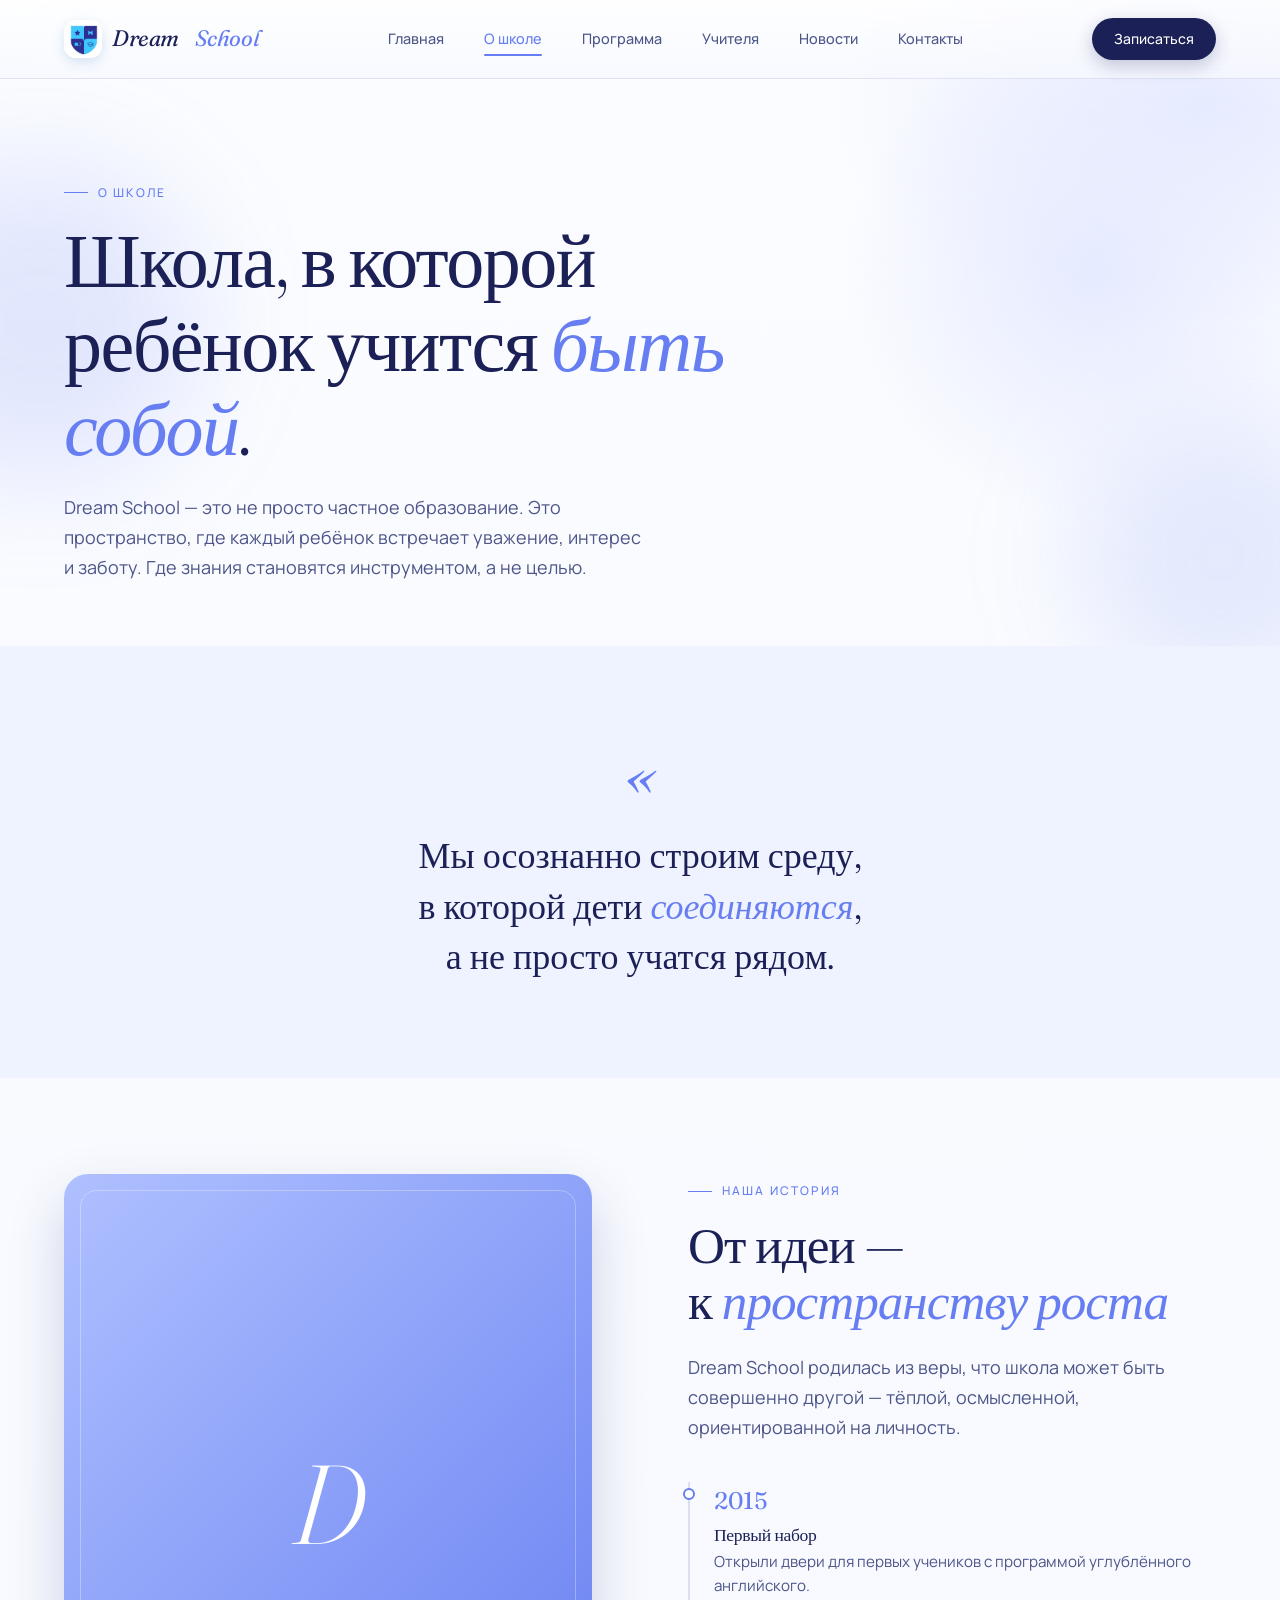
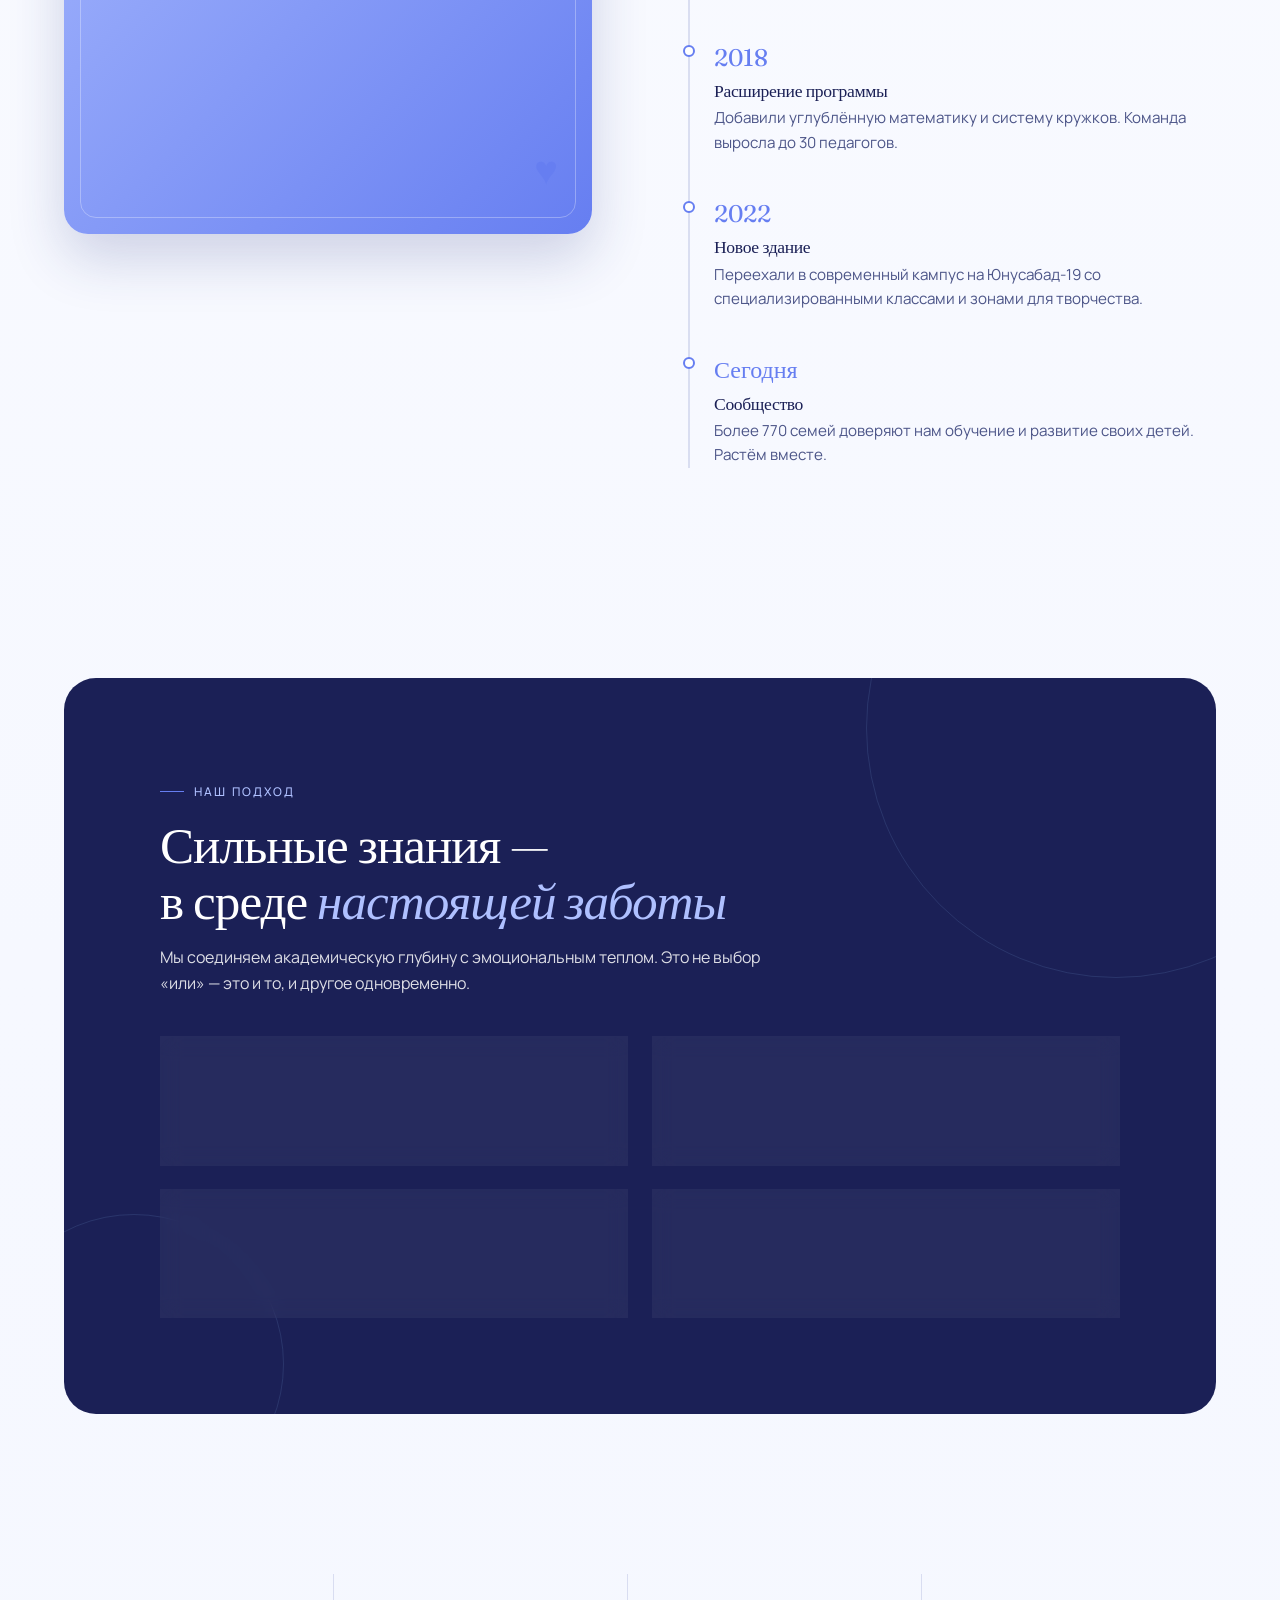
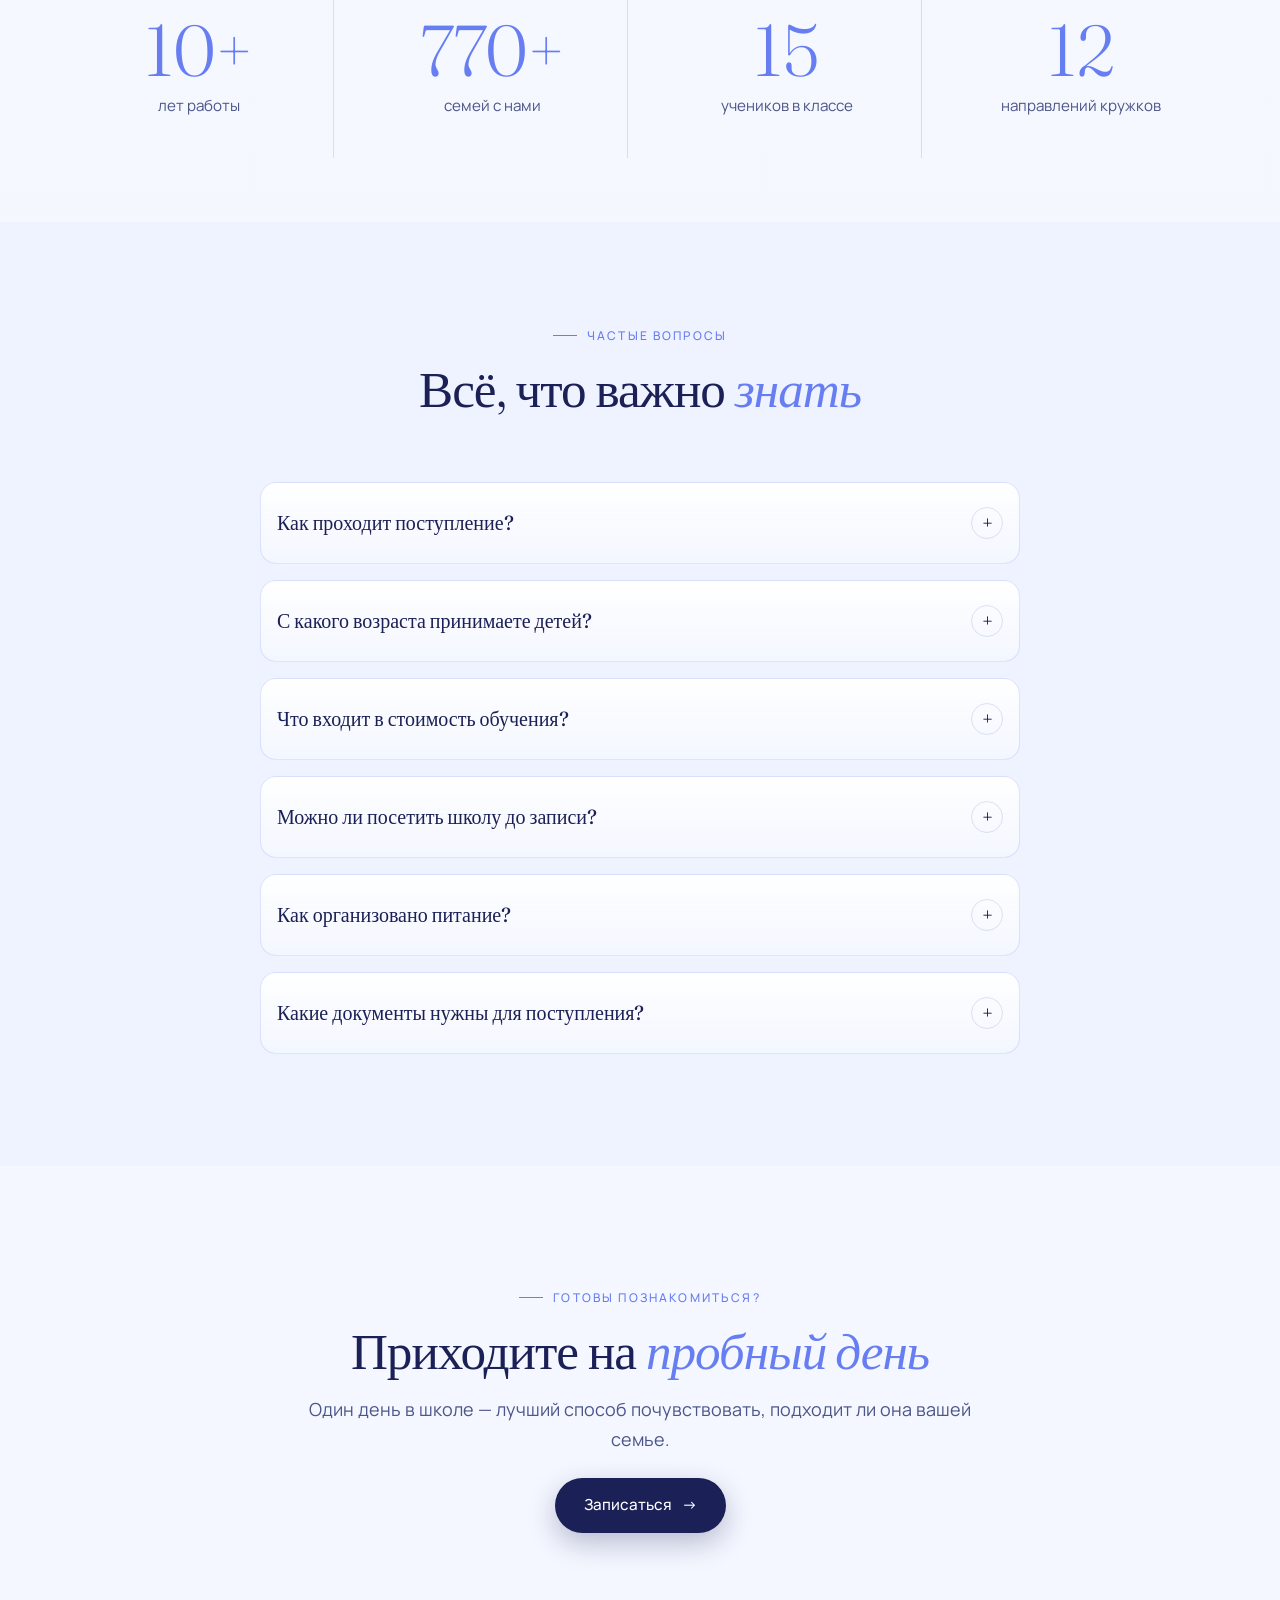
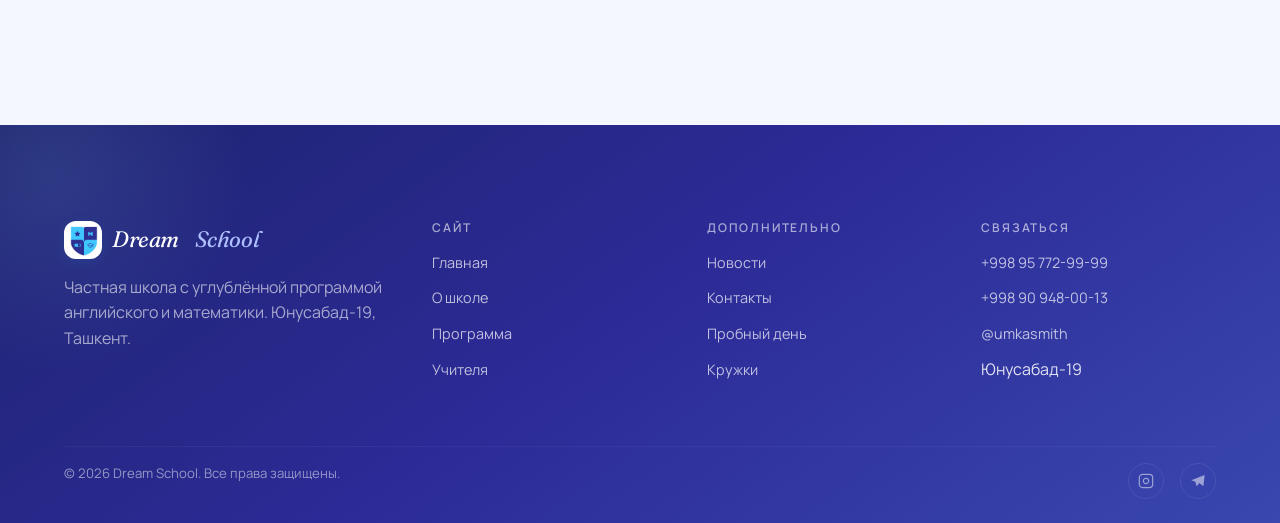
<file: about.html>
<!DOCTYPE html>
<html lang="ru">
<head>
<meta charset="UTF-8" />
<meta name="viewport" content="width=device-width, initial-scale=1.0" />
<title>О школе — Dream School</title>
<link rel="stylesheet" href="styles.css" />
<style>
  /* ===== Manifesto ===== */
  .manifesto {
    background: var(--bg-soft);
    padding: var(--space-7) 0;
  }
  .manifesto-text {
    max-width: 760px;
    margin: 0 auto;
    text-align: center;
    font-family: var(--serif);
    font-weight: 300;
    font-size: clamp(1.5rem, 3vw, 2.25rem);
    line-height: 1.4;
    color: var(--ink);
  }
  .manifesto-text em { color: var(--accent); font-style: italic; }
  .manifesto-mark {
    text-align: center;
    margin-bottom: var(--space-4);
    font-family: var(--serif);
    font-style: italic;
    font-size: 4rem;
    color: var(--sky-deep);
    line-height: 1;
  }

  /* ===== Story timeline ===== */
  .story-grid {
    display: grid;
    grid-template-columns: 1fr 1fr;
    gap: var(--space-7);
    align-items: start;
  }
  @media (max-width: 920px) { .story-grid { grid-template-columns: 1fr; gap: var(--space-5); } }

  .story-img {
    aspect-ratio: 4/5;
    border-radius: var(--r-lg);
    background: linear-gradient(135deg, var(--sky), var(--sky-deep));
    position: relative;
    overflow: hidden;
    display: grid;
    place-items: center;
    color: white;
    font-family: var(--serif);
    font-style: italic;
    font-size: 7rem;
    font-weight: 300;
    box-shadow: var(--shadow-lg);
  }
  .story-img::before {
    content: '';
    position: absolute;
    inset: 16px;
    border: 1px solid rgba(255,255,255,0.3);
    border-radius: calc(var(--r-lg) - 8px);
  }

  .timeline {
    list-style: none;
    border-left: 2px solid var(--line);
    padding-left: var(--space-4);
  }
  .timeline li {
    position: relative;
    padding-bottom: var(--space-5);
  }
  .timeline li:last-child { padding-bottom: 0; }
  .timeline li::before {
    content: '';
    position: absolute;
    left: calc(var(--space-4) * -1 - 7px);
    top: 6px;
    width: 12px; height: 12px;
    background: var(--white);
    border: 2px solid var(--accent);
    border-radius: 50%;
  }
  .timeline-year {
    font-family: var(--serif);
    font-weight: 400;
    font-size: 1.5rem;
    color: var(--accent);
    margin-bottom: 4px;
  }
  .timeline h4 { margin-bottom: 6px; font-size: 1.1rem; }
  .timeline p { color: var(--ink-soft); font-size: 0.95rem; }

  /* ===== Approach ===== */
  .approach {
    background: var(--ink);
    color: white;
    border-radius: var(--r-xl);
    padding: var(--space-7);
    position: relative;
    overflow: hidden;
  }
  .approach::before, .approach::after {
    content: '';
    position: absolute;
    border-radius: 50%;
    border: 1px solid rgba(127, 177, 224, 0.15);
    pointer-events: none;
  }
  .approach::before { width: 500px; height: 500px; top: -200px; right: -150px; }
  .approach::after { width: 300px; height: 300px; bottom: -100px; left: -80px; }
  .approach > * { position: relative; z-index: 1; }
  .approach h2 { color: white; margin-bottom: var(--space-3); }
  .approach h2 em { color: var(--sky); font-style: italic; }

  .approach-grid {
    display: grid;
    grid-template-columns: repeat(2, 1fr);
    gap: var(--space-4);
    margin-top: var(--space-5);
  }
  @media (max-width: 768px) { .approach-grid { grid-template-columns: 1fr; } }
  .approach-item {
    background: rgba(255,255,255,0.05);
    border: 1px solid rgba(255,255,255,0.08);
    border-radius: var(--r-md);
    padding: var(--space-4);
    backdrop-filter: blur(10px);
  }
  .approach-item h4 { color: white; margin-bottom: 8px; }
  .approach-item p { color: rgba(255,255,255,0.7); font-size: 0.95rem; }

  /* ===== Numbers ===== */
  .numbers-grid {
    display: grid;
    grid-template-columns: repeat(4, 1fr);
    gap: var(--space-4);
  }
  @media (max-width: 768px) { .numbers-grid { grid-template-columns: repeat(2, 1fr); } }
  .number-card {
    text-align: center;
    padding: var(--space-5) var(--space-3);
    border-right: 1px solid var(--line);
  }
  .number-card:last-child { border-right: none; }
  @media (max-width: 768px) {
    .number-card:nth-child(2) { border-right: none; }
    .number-card { border-bottom: 1px solid var(--line); border-right-color: var(--line); }
    .number-card:nth-last-child(-n+2) { border-bottom: none; }
  }
  .number-big {
    font-family: var(--serif);
    font-weight: 300;
    font-size: clamp(3rem, 6vw, 4.5rem);
    color: var(--accent);
    line-height: 1;
    margin-bottom: var(--space-2);
  }
  .number-card p {
    color: var(--ink-soft);
    font-size: 0.95rem;
  }

  /* ===== FAQ ===== */
  .faq-list {
    max-width: 760px;
    margin: 0 auto;
  }
  .faq-item {
    border: 1px solid rgba(102, 126, 241, 0.2);
    border-radius: 16px;
    padding: 0 var(--space-3);
    margin-bottom: var(--space-3);
    background: linear-gradient(180deg, rgba(255, 255, 255, 0.95), rgba(243, 247, 255, 0.88));
    transition: transform var(--t-fast), box-shadow var(--t-fast), border-color var(--t-fast);
  }
  .faq-item:hover { transform: translateY(-2px); box-shadow: var(--shadow-sm); border-color: rgba(102, 126, 241, 0.35); }
  .faq-trigger {
    width: 100%;
    text-align: left;
    padding: var(--space-4) 0;
    display: flex;
    align-items: center;
    justify-content: space-between;
    gap: var(--space-3);
    font-family: var(--serif);
    font-size: 1.25rem;
    color: var(--ink);
    transition: color var(--t-fast);
  }
  .faq-trigger:hover { color: var(--accent); }
  .faq-icon {
    width: 32px; height: 32px;
    border: 1px solid var(--line);
    border-radius: 50%;
    display: grid; place-items: center;
    flex-shrink: 0;
    transition: all var(--t-fast);
  }
  .faq-item.is-open .faq-icon { background: var(--accent); border-color: var(--accent); color: white; transform: rotate(45deg); }
  .faq-body {
    max-height: 0;
    overflow: hidden;
    transition: max-height var(--t-med);
    color: var(--ink-soft);
    font-size: 0.98rem;
    line-height: 1.7;
  }
  .faq-item.is-open .faq-body { max-height: 260px; padding-bottom: var(--space-4); }

  /* Reveal */
  .reveal { opacity: 0; transform: translateY(24px); transition: all 0.8s cubic-bezier(0.4, 0, 0.2, 1); }
  .reveal.is-visible { opacity: 1; transform: translateY(0); }
</style>
</head>
<body>

<nav class="nav">
  <div class="nav-inner">
    <a href="index.html" class="logo">
      <img class="logo-mark" src="assets/logo.png" alt="Dream School logo"><span>Dream</span><span>School</span>
    </a>
    <ul class="nav-links">
      <li><a href="index.html">Главная</a></li>
      <li><a href="about.html">О школе</a></li>
      <li><a href="programs.html">Программа</a></li>
      <li><a href="teachers.html">Учителя</a></li>
      <li><a href="news.html">Новости</a></li>
      <li><a href="contacts.html">Контакты</a></li>
    </ul>
    <a href="index.html#trial" class="nav-cta">Записаться</a>
    <button class="nav-burger" aria-label="Меню"><span></span><span></span><span></span></button>
  </div>
</nav>

<!-- HERO -->
<section class="page-hero">
  <div class="container">
    <div class="page-hero-inner">
      <span class="eyebrow fade-up">О школе</span>
      <h1 class="fade-up fade-up-1">
        Школа, в которой<br>
        ребёнок учится <em>быть собой</em>.
      </h1>
      <p class="lead fade-up fade-up-2" style="max-width: 580px;">
        Dream School — это не просто частное образование. Это пространство, где каждый ребёнок встречает уважение, интерес и заботу. Где знания становятся инструментом, а не целью.
      </p>
    </div>
  </div>
</section>

<!-- MANIFESTO -->
<section class="manifesto">
  <div class="container">
    <div class="manifesto-mark reveal">«</div>
    <p class="manifesto-text reveal">
      Мы осознанно строим среду,<br>
      в которой дети <em>соединяются</em>,<br>
      а не просто учатся рядом.
    </p>
  </div>
</section>

<!-- STORY -->
<section class="section">
  <div class="container">
    <div class="story-grid">
      <div class="story-img reveal">D<span class="heart-accent" style="position: absolute; bottom: 32px; right: 32px; font-size: 2.5rem;">♥</span></div>

      <div class="reveal">
        <span class="eyebrow">Наша история</span>
        <h2 style="margin-top: var(--space-3); margin-bottom: var(--space-4);">От идеи —<br>к <em class="serif-italic" style="color: var(--accent);">пространству роста</em></h2>
        <p class="lead" style="margin-bottom: var(--space-5);">
          Dream School родилась из веры, что школа может быть совершенно другой — тёплой, осмысленной, ориентированной на личность.
        </p>

        <ul class="timeline">
          <li>
            <div class="timeline-year">2015</div>
            <h4>Первый набор</h4>
            <p>Открыли двери для первых учеников с программой углублённого английского.</p>
          </li>
          <li>
            <div class="timeline-year">2018</div>
            <h4>Расширение программы</h4>
            <p>Добавили углублённую математику и систему кружков. Команда выросла до 30 педагогов.</p>
          </li>
          <li>
            <div class="timeline-year">2022</div>
            <h4>Новое здание</h4>
            <p>Переехали в современный кампус на Юнусабад-19 со специализированными классами и зонами для творчества.</p>
          </li>
          <li>
            <div class="timeline-year">Сегодня</div>
            <h4>Сообщество</h4>
            <p>Более 770 семей доверяют нам обучение и развитие своих детей. Растём вместе.</p>
          </li>
        </ul>
      </div>
    </div>
  </div>
</section>

<!-- APPROACH -->
<section class="section">
  <div class="container">
    <div class="approach reveal">
      <span class="eyebrow" style="color: var(--sky);">Наш подход</span>
      <h2 style="margin-top: var(--space-3); max-width: 720px;">Сильные знания —<br>в среде <em>настоящей заботы</em></h2>
      <p style="opacity: 0.85; max-width: 600px; margin-top: var(--space-3);">
        Мы соединяем академическую глубину с эмоциональным теплом. Это не выбор «или» — это и то, и другое одновременно.
      </p>

      <div class="approach-grid">
        <div class="approach-item">
          <h4>→ Малые группы</h4>
          <p>До 15 детей в классе. Каждого учителя хватает на каждого ребёнка.</p>
        </div>
        <div class="approach-item">
          <h4>→ Двойной контроль качества</h4>
          <p>Ежемесячные срезы и обратная связь. Вы знаете, как растёт ваш ребёнок.</p>
        </div>
        <div class="approach-item">
          <h4>→ Живые педагоги</h4>
          <p>Учителя, которые любят свою профессию и каждый день растут вместе с детьми.</p>
        </div>
        <div class="approach-item">
          <h4>→ Открытость</h4>
          <p>Родители — часть процесса. Регулярные встречи, открытые уроки, прозрачная коммуникация.</p>
        </div>
      </div>
    </div>
  </div>
</section>

<!-- NUMBERS -->
<section class="section-sm">
  <div class="container">
    <div class="numbers-grid">
      <div class="number-card reveal">
        <div class="number-big">10+</div>
        <p>лет работы</p>
      </div>
      <div class="number-card reveal">
        <div class="number-big">770+</div>
        <p>семей с нами</p>
      </div>
      <div class="number-card reveal">
        <div class="number-big">15</div>
        <p>учеников в классе</p>
      </div>
      <div class="number-card reveal">
        <div class="number-big">12</div>
        <p>направлений кружков</p>
      </div>
    </div>
  </div>
</section>

<!-- FAQ -->
<section class="section" style="background: var(--bg-soft);">
  <div class="container">
    <div style="text-align: center; margin-bottom: var(--space-6);">
      <span class="eyebrow" style="justify-content: center;">Частые вопросы</span>
      <h2 style="margin-top: var(--space-3);">Всё, что важно <em class="serif-italic" style="color: var(--accent);">знать</em></h2>
    </div>

    <div class="faq-list">
      <div class="faq-item" data-faq>
        <button class="faq-trigger" data-faq-trigger>
          <span>Как проходит поступление?</span>
          <span class="faq-icon">+</span>
        </button>
        <div class="faq-body">
          <p>После заявки наш менеджер свяжется с вами, обсудит детали и пригласит на знакомство. На встрече ребёнок проходит мягкое собеседование, родители знакомятся с программой и условиями. Решение принимается в течение нескольких дней.</p>
        </div>
      </div>

      <div class="faq-item" data-faq>
        <button class="faq-trigger" data-faq-trigger>
          <span>С какого возраста принимаете детей?</span>
          <span class="faq-icon">+</span>
        </button>
        <div class="faq-body">
          <p>У нас есть подготовительный класс для детей от 5 лет, а также все ступени начальной и средней школы. Каждой возрастной группе — свой подход и программа.</p>
        </div>
      </div>

      <div class="faq-item" data-faq>
        <button class="faq-trigger" data-faq-trigger>
          <span>Что входит в стоимость обучения?</span>
          <span class="faq-icon">+</span>
        </button>
        <div class="faq-body">
          <p>Полная учебная программа, питание, базовые кружки и все учебные материалы. Расширенные кружки и индивидуальные занятия — по желанию, отдельно. Точные суммы менеджер расскажет после первого контакта.</p>
        </div>
      </div>

      <div class="faq-item" data-faq>
        <button class="faq-trigger" data-faq-trigger>
          <span>Можно ли посетить школу до записи?</span>
          <span class="faq-icon">+</span>
        </button>
        <div class="faq-body">
          <p>Конечно. Более того — мы рекомендуем записаться на бесплатный пробный день. Ребёнок попробует уроки, вы увидите атмосферу. Это лучший способ понять, насколько школа подходит вашей семье.</p>
        </div>
      </div>

      <div class="faq-item" data-faq>
        <button class="faq-trigger" data-faq-trigger>
          <span>Как организовано питание?</span>
          <span class="faq-icon">+</span>
        </button>
        <div class="faq-body">
          <p>Полноценное горячее питание — завтрак, обед и полдник. Меню составляется с учётом возраста и аллергий. Используем свежие продукты и контролируем качество ежедневно.</p>
        </div>
      </div>

      <div class="faq-item" data-faq>
        <button class="faq-trigger" data-faq-trigger>
          <span>Какие документы нужны для поступления?</span>
          <span class="faq-icon">+</span>
        </button>
        <div class="faq-body">
          <p>Свидетельство о рождении, медицинская карта, фото ребёнка и копия паспорта одного из родителей. Полный список менеджер пришлёт после первого общения.</p>
        </div>
      </div>
    </div>
  </div>
</section>

<!-- CTA -->
<section class="section">
  <div class="container" style="text-align: center; max-width: 720px;">
    <span class="eyebrow" style="justify-content: center;">Готовы познакомиться?</span>
    <h2 style="margin-top: var(--space-3); margin-bottom: var(--space-3);">Приходите на <em class="serif-italic" style="color: var(--accent);">пробный день</em></h2>
    <p class="lead" style="margin-bottom: var(--space-4);">Один день в школе — лучший способ почувствовать, подходит ли она вашей семье.</p>
    <a href="index.html#trial" class="btn btn-primary">Записаться <span class="btn-arrow">→</span></a>
  </div>
</section>

<!-- FOOTER -->
<footer class="footer">
  <div class="container">
    <div class="footer-grid">
      <div class="footer-brand">
        <div class="logo"><img class="logo-mark" src="assets/logo.png" alt="Dream School logo"><span>Dream</span><span>School</span></div>
        <p>Частная школа с углублённой программой английского и математики. Юнусабад-19, Ташкент.</p>
      </div>
      <div>
        <h4>Сайт</h4>
        <ul class="footer-list">
          <li><a href="index.html">Главная</a></li>
          <li><a href="about.html">О школе</a></li>
          <li><a href="programs.html">Программа</a></li>
          <li><a href="teachers.html">Учителя</a></li>
        </ul>
      </div>
      <div>
        <h4>Дополнительно</h4>
        <ul class="footer-list">
          <li><a href="news.html">Новости</a></li>
          <li><a href="contacts.html">Контакты</a></li>
          <li><a href="index.html#trial">Пробный день</a></li>
          <li><a href="programs.html#clubs">Кружки</a></li>
        </ul>
      </div>
      <div>
        <h4>Связаться</h4>
        <ul class="footer-list">
          <li><a href="tel:+998957729999">+998 95 772-99-99</a></li>
          <li><a href="tel:+998909480013">+998 90 948-00-13</a></li>
          <li><a href="https://t.me/umkasmith">@umkasmith</a></li>
          <li>Юнусабад-19</li>
        </ul>
      </div>
    </div>
    <div class="footer-bottom">
      <span>© 2026 Dream School. Все права защищены.</span>
      <div class="socials">
        <a href="https://instagram.com/dreamschooluz" target="_blank" aria-label="Instagram">
          <svg width="16" height="16" viewBox="0 0 24 24" fill="none" stroke="currentColor" stroke-width="1.8"><rect x="2" y="2" width="20" height="20" rx="5"/><path d="M16 11.37A4 4 0 1 1 12.63 8 4 4 0 0 1 16 11.37z"/><line x1="17.5" y1="6.5" x2="17.51" y2="6.5"/></svg>
        </a>
        <a href="https://t.me/dreamschooluz" target="_blank" aria-label="Telegram">
          <svg width="16" height="16" viewBox="0 0 24 24" fill="currentColor"><path d="M22 3L2 11l6 2 2 7 4-5 6 5 2-17z"/></svg>
        </a>
      </div>
    </div>
  </div>
</footer>

<script src="script.js"></script>
</body>
</html>
</file>
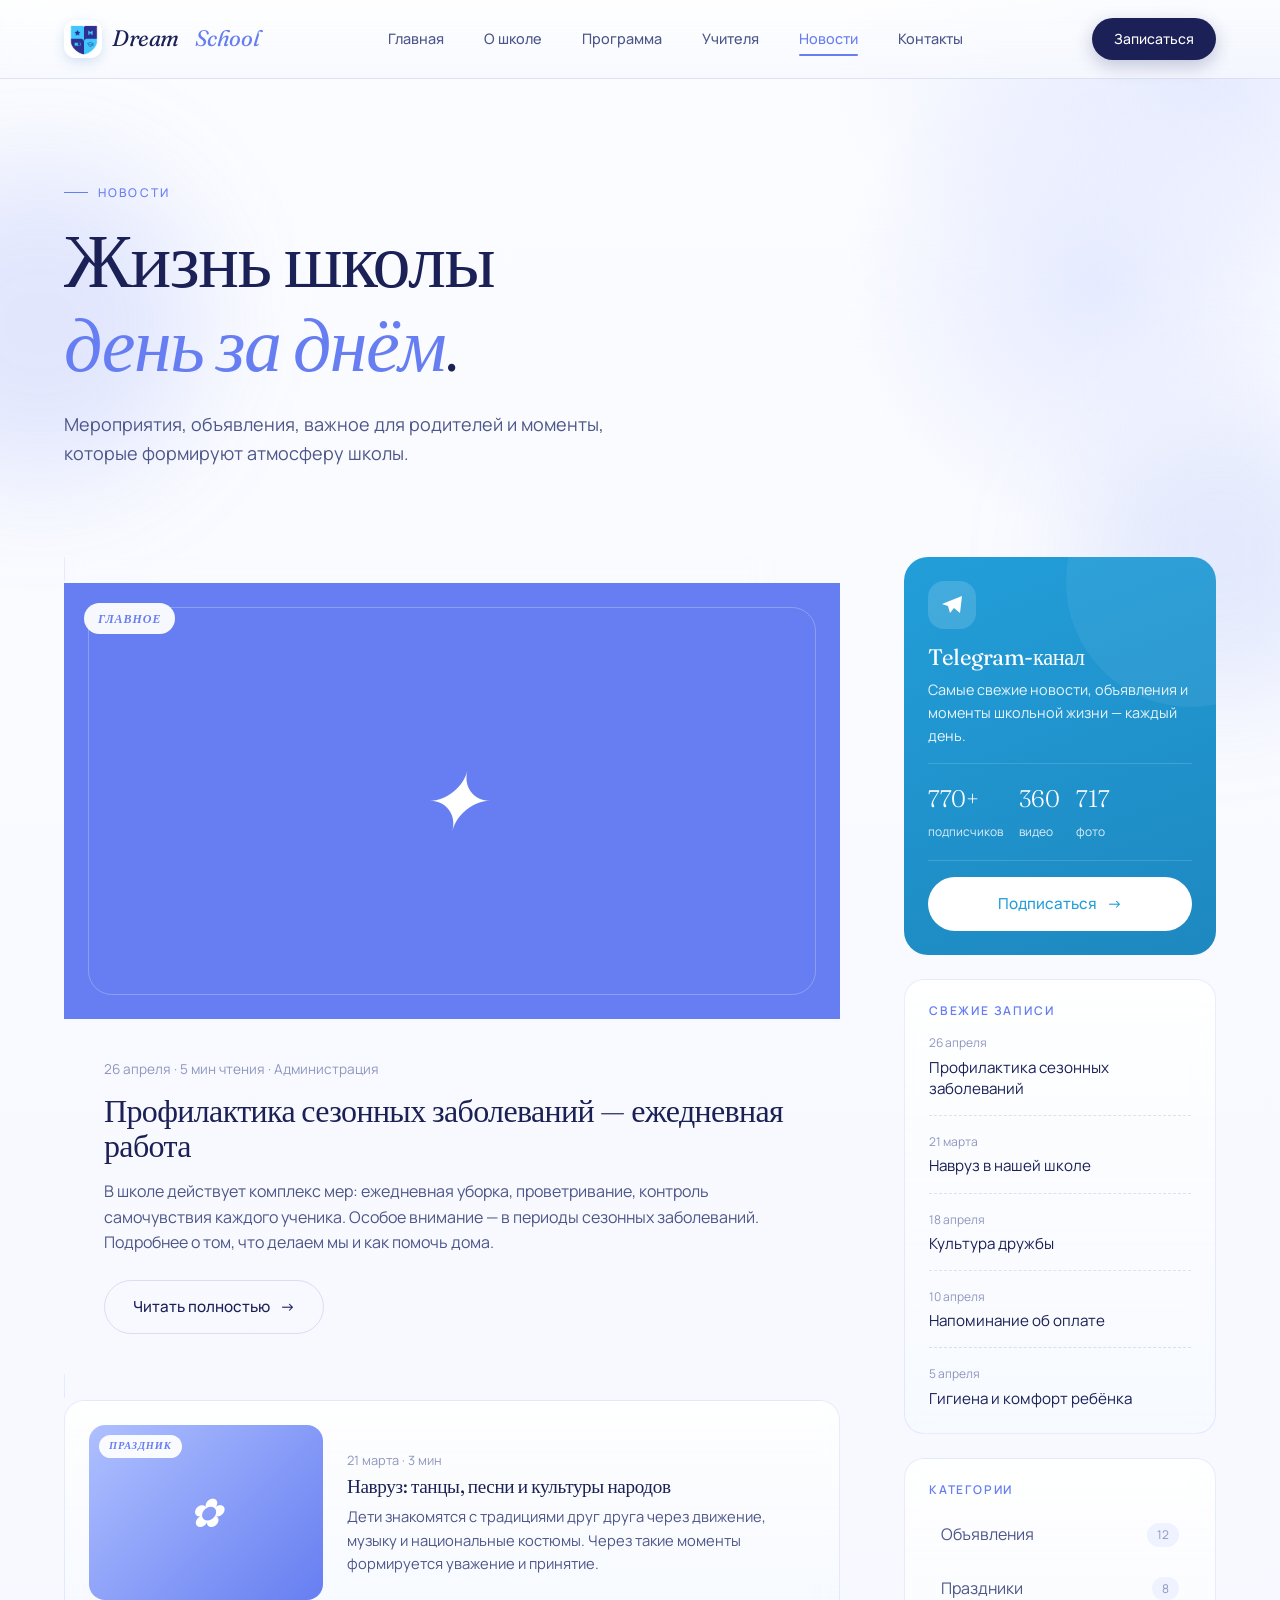
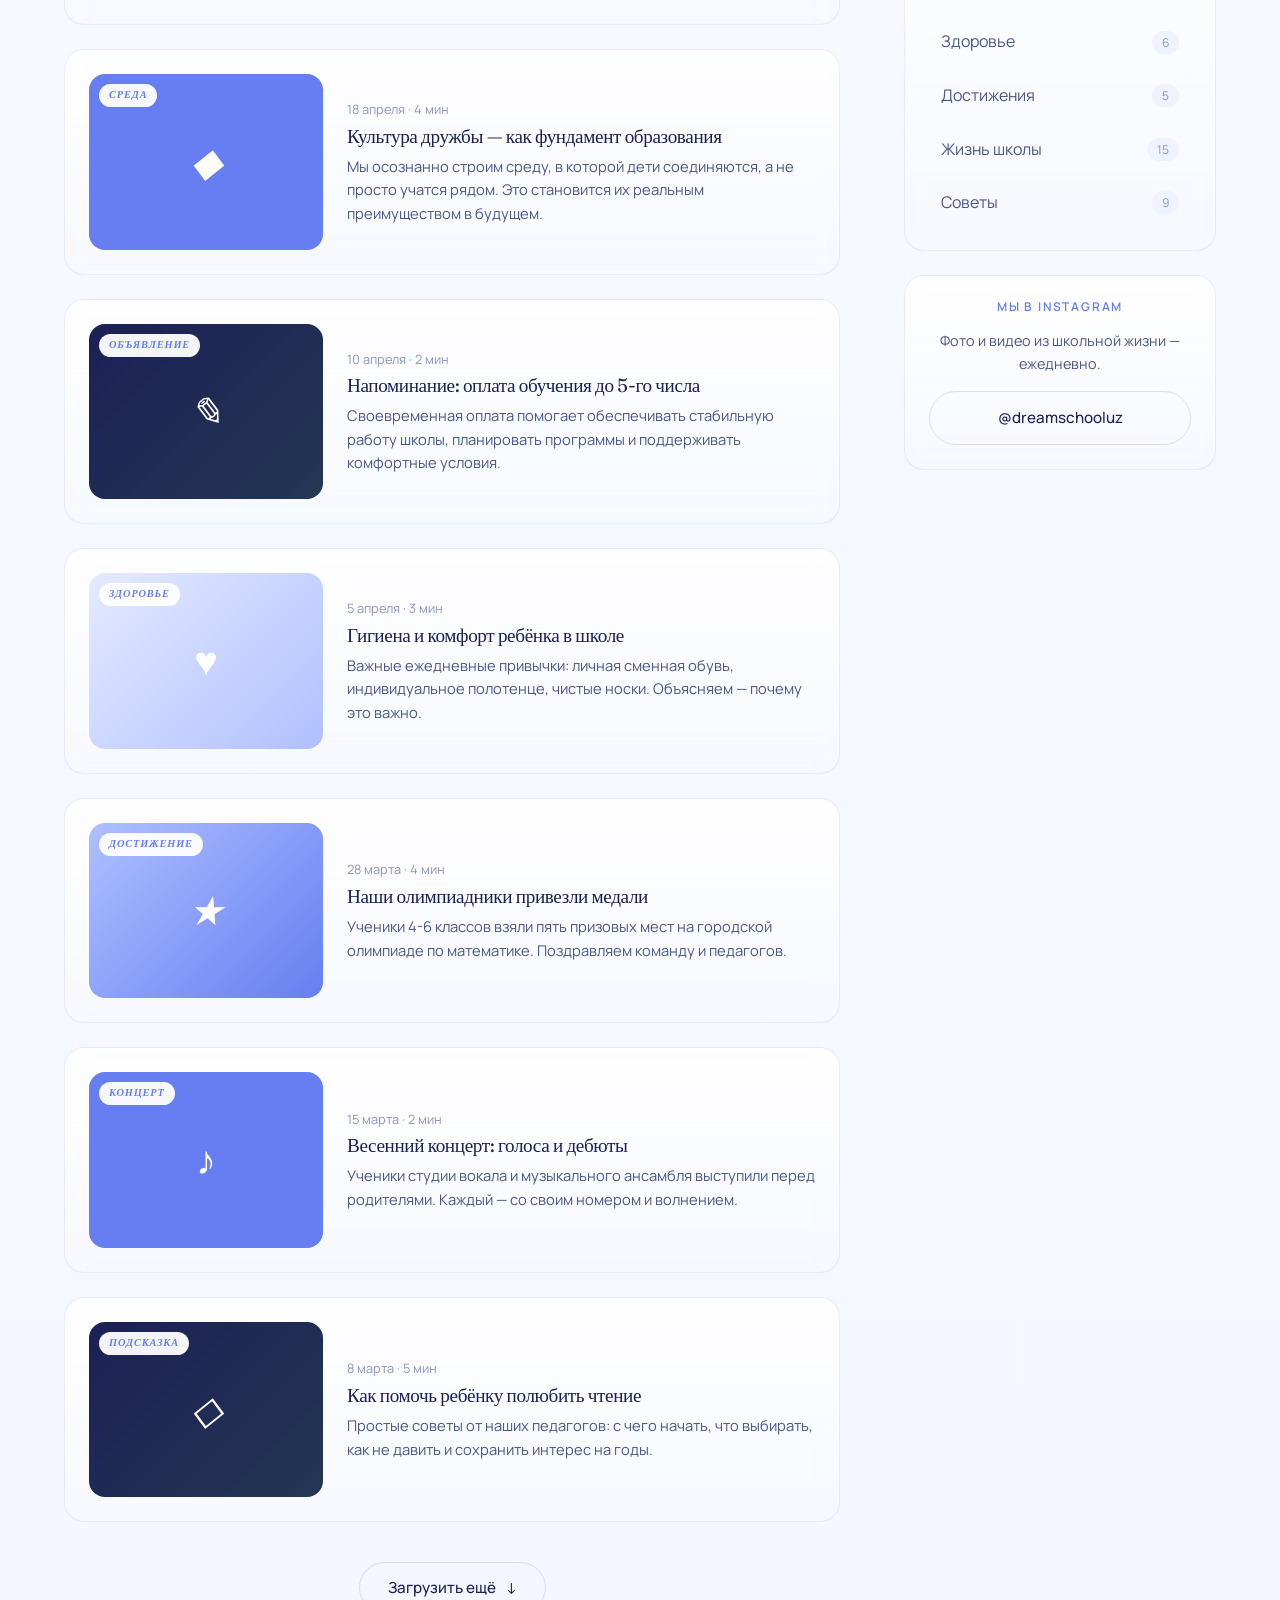
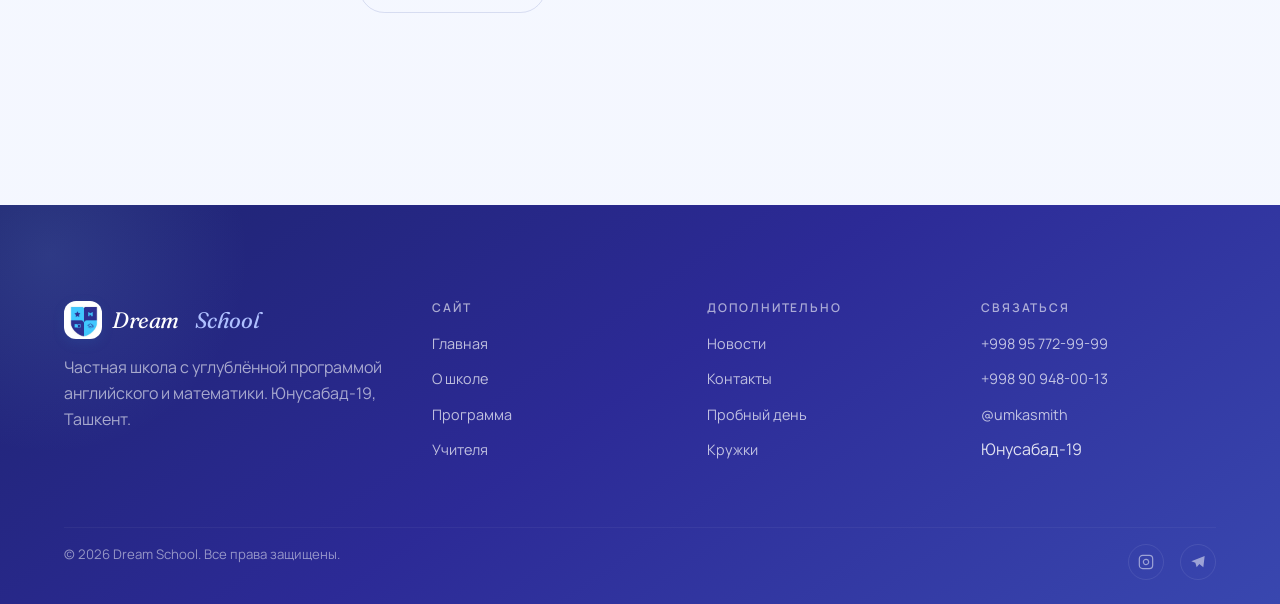
<file: news.html>
<!DOCTYPE html>
<html lang="ru">
<head>
<meta charset="UTF-8" />
<meta name="viewport" content="width=device-width, initial-scale=1.0" />
<title>Новости — Dream School</title>
<link rel="stylesheet" href="styles.css" />
<style>
  /* News layout */
  .news-layout {
    display: grid;
    grid-template-columns: 1.5fr 1fr;
    gap: var(--space-6);
    align-items: start;
  }
  @media (max-width: 920px) { .news-layout { grid-template-columns: 1fr; } }

  /* Featured news */
  .featured-news {
    border-radius: var(--r-xl);
    overflow: hidden;
    background: white;
    border: 1px solid var(--line);
    margin-bottom: var(--space-5);
    transition: all var(--t-med);
  }
  .featured-news:hover { box-shadow: var(--shadow-md); border-color: var(--sky); }
  .featured-cover {
    aspect-ratio: 16/9;
    background: linear-gradient(135deg, var(--sky-deep), var(--accent));
    position: relative;
    display: grid; place-items: center;
    color: white;
    font-family: var(--serif); font-style: italic; font-size: 5rem; font-weight: 300;
  }
  .featured-cover::before {
    content: '';
    position: absolute;
    inset: 24px;
    border: 1px solid rgba(255,255,255,0.25);
    border-radius: var(--r-lg);
  }
  .featured-tag {
    position: absolute; top: 20px; left: 20px;
    background: rgba(255,255,255,0.95);
    color: var(--accent);
    padding: 6px 14px;
    border-radius: var(--r-pill);
    font-size: 0.75rem; font-weight: 600;
    letter-spacing: 0.08em;
    text-transform: uppercase;
  }
  .featured-body { padding: var(--space-5); }
  .featured-meta { font-size: 0.85rem; color: var(--ink-mute); margin-bottom: 12px; }
  .featured-body h2 {
    font-size: clamp(1.5rem, 3vw, 2rem);
    margin-bottom: var(--space-3);
  }
  .featured-body p { color: var(--ink-soft); margin-bottom: var(--space-4); }

  /* News list */
  .news-list {
    display: flex; flex-direction: column;
    gap: var(--space-4);
  }
  .news-row {
    display: grid;
    grid-template-columns: 1fr 2fr;
    gap: var(--space-4);
    padding: var(--space-4);
    background: white;
    border: 1px solid var(--line);
    border-radius: var(--r-lg);
    transition: all var(--t-med);
  }
  @media (max-width: 540px) { .news-row { grid-template-columns: 1fr; } }
  .news-row:hover { transform: translateX(4px); border-color: var(--sky); box-shadow: var(--shadow-sm); }
  .news-row-cover {
    aspect-ratio: 4/3;
    border-radius: var(--r-md);
    background: linear-gradient(135deg, var(--bg-tint), var(--sky));
    display: grid; place-items: center;
    color: white; font-family: var(--serif); font-style: italic; font-size: 2.5rem;
    position: relative;
  }
  .news-row-cover.style-2 { background: linear-gradient(135deg, var(--sky), var(--sky-deep)); }
  .news-row-cover.style-3 { background: linear-gradient(135deg, var(--sky-deep), var(--accent)); }
  .news-row-cover.style-4 { background: linear-gradient(135deg, var(--ink), #243752); }
  .news-row-cover .row-tag {
    position: absolute; top: 10px; left: 10px;
    background: rgba(255,255,255,0.95);
    color: var(--accent);
    padding: 3px 10px;
    border-radius: var(--r-pill);
    font-size: 0.65rem; font-weight: 600;
    letter-spacing: 0.08em;
    text-transform: uppercase;
  }
  .news-row-body { display: flex; flex-direction: column; justify-content: center; }
  .news-row-body .meta { font-size: 0.8rem; color: var(--ink-mute); margin-bottom: 6px; }
  .news-row-body h3 { font-size: 1.2rem; margin-bottom: 8px; }
  .news-row-body p { font-size: 0.92rem; color: var(--ink-soft); }

  /* Sidebar */
  .news-sidebar { display: flex; flex-direction: column; gap: var(--space-4); position: sticky; top: 100px; }
  .sidebar-card {
    background: white;
    border: 1px solid var(--line);
    border-radius: var(--r-lg);
    padding: var(--space-4);
  }
  .sidebar-card h4 {
    font-family: var(--sans);
    font-size: 0.75rem;
    font-weight: 600;
    text-transform: uppercase;
    letter-spacing: 0.15em;
    color: var(--accent);
    margin-bottom: var(--space-3);
  }

  /* Telegram embed */
  .telegram-card {
    background: linear-gradient(160deg, #229ED9 0%, #1e88c0 100%);
    color: white;
    border-radius: var(--r-lg);
    padding: var(--space-4);
    position: relative;
    overflow: hidden;
  }
  .telegram-card::before {
    content: '';
    position: absolute;
    top: -100px; right: -100px;
    width: 250px; height: 250px;
    background: rgba(255,255,255,0.06);
    border-radius: 50%;
  }
  .telegram-icon {
    width: 48px; height: 48px;
    background: rgba(255,255,255,0.15);
    border-radius: var(--r-md);
    display: grid; place-items: center;
    margin-bottom: var(--space-3);
    position: relative; z-index: 1;
  }
  .telegram-card h3 {
    color: white;
    font-size: 1.4rem;
    margin-bottom: 8px;
    position: relative; z-index: 1;
  }
  .telegram-card p {
    opacity: 0.9;
    font-size: 0.9rem;
    margin-bottom: var(--space-3);
    position: relative; z-index: 1;
  }
  .telegram-stats {
    display: flex;
    gap: var(--space-3);
    padding: var(--space-3) 0;
    border-top: 1px solid rgba(255,255,255,0.15);
    border-bottom: 1px solid rgba(255,255,255,0.15);
    margin-bottom: var(--space-3);
    position: relative; z-index: 1;
  }
  .telegram-stat strong {
    display: block;
    font-family: var(--serif);
    font-weight: 300;
    font-size: 1.5rem;
  }
  .telegram-stat span { font-size: 0.75rem; opacity: 0.85; }
  .telegram-card .btn {
    background: white;
    color: #229ED9;
    width: 100%;
    justify-content: center;
    position: relative; z-index: 1;
  }
  .telegram-card .btn:hover { background: var(--ink); color: white; }

  /* Recent posts */
  .recent-list {
    list-style: none;
    display: flex; flex-direction: column; gap: var(--space-3);
  }
  .recent-list li {
    padding-bottom: var(--space-3);
    border-bottom: 1px dashed var(--line);
  }
  .recent-list li:last-child { border-bottom: none; padding-bottom: 0; }
  .recent-list a {
    display: block;
    color: var(--ink);
    transition: color var(--t-fast);
  }
  .recent-list a:hover { color: var(--accent); }
  .recent-list .date { font-size: 0.75rem; color: var(--ink-mute); margin-bottom: 4px; }
  .recent-list .title { font-size: 0.95rem; line-height: 1.4; }

  /* Categories */
  .cat-list {
    list-style: none;
    display: flex; flex-direction: column; gap: 8px;
  }
  .cat-list a {
    display: flex; justify-content: space-between; align-items: center;
    padding: 10px 12px;
    border-radius: var(--r-md);
    color: var(--ink-soft);
    transition: all var(--t-fast);
  }
  .cat-list a:hover { background: var(--bg-soft); color: var(--accent); }
  .cat-list .count {
    font-size: 0.75rem;
    background: var(--bg-soft);
    color: var(--ink-mute);
    padding: 2px 10px;
    border-radius: var(--r-pill);
  }

  .reveal { opacity: 0; transform: translateY(24px); transition: all 0.8s cubic-bezier(0.4, 0, 0.2, 1); }
  .reveal.is-visible { opacity: 1; transform: translateY(0); }
</style>
</head>
<body>

<nav class="nav">
  <div class="nav-inner">
    <a href="index.html" class="logo">
      <img class="logo-mark" src="assets/logo.png" alt="Dream School logo"><span>Dream</span><span>School</span>
    </a>
    <ul class="nav-links">
      <li><a href="index.html">Главная</a></li>
      <li><a href="about.html">О школе</a></li>
      <li><a href="programs.html">Программа</a></li>
      <li><a href="teachers.html">Учителя</a></li>
      <li><a href="news.html">Новости</a></li>
      <li><a href="contacts.html">Контакты</a></li>
    </ul>
    <a href="index.html#trial" class="nav-cta">Записаться</a>
    <button class="nav-burger" aria-label="Меню"><span></span><span></span><span></span></button>
  </div>
</nav>

<!-- HERO -->
<section class="page-hero">
  <div class="container">
    <div class="page-hero-inner">
      <span class="eyebrow fade-up">Новости</span>
      <h1 class="fade-up fade-up-1">
        Жизнь школы<br>
        <em>день за днём</em>.
      </h1>
      <p class="lead fade-up fade-up-2" style="max-width: 580px;">
        Мероприятия, объявления, важное для родителей и моменты, которые формируют атмосферу школы.
      </p>
    </div>
  </div>
</section>

<!-- NEWS LAYOUT -->
<section class="section" style="padding-top: var(--space-4);">
  <div class="container">
    <div class="news-layout">

      <!-- FEED -->
      <main>
        <a href="#" class="featured-news reveal">
          <div class="featured-cover">
            <span class="featured-tag">Главное</span>
            ✦
          </div>
          <div class="featured-body">
            <div class="featured-meta">26 апреля · 5 мин чтения · Администрация</div>
            <h2>Профилактика сезонных заболеваний — ежедневная работа</h2>
            <p>В школе действует комплекс мер: ежедневная уборка, проветривание, контроль самочувствия каждого ученика. Особое внимание — в периоды сезонных заболеваний. Подробнее о том, что делаем мы и как помочь дома.</p>
            <span class="btn btn-ghost">Читать полностью <span class="btn-arrow">→</span></span>
          </div>
        </a>

        <div class="news-list">
          <a href="#" class="news-row reveal">
            <div class="news-row-cover style-2">
              <span class="row-tag">Праздник</span>
              ✿
            </div>
            <div class="news-row-body">
              <div class="meta">21 марта · 3 мин</div>
              <h3>Навруз: танцы, песни и культуры народов</h3>
              <p>Дети знакомятся с традициями друг друга через движение, музыку и национальные костюмы. Через такие моменты формируется уважение и принятие.</p>
            </div>
          </a>

          <a href="#" class="news-row reveal">
            <div class="news-row-cover style-3">
              <span class="row-tag">Среда</span>
              ◆
            </div>
            <div class="news-row-body">
              <div class="meta">18 апреля · 4 мин</div>
              <h3>Культура дружбы — как фундамент образования</h3>
              <p>Мы осознанно строим среду, в которой дети соединяются, а не просто учатся рядом. Это становится их реальным преимуществом в будущем.</p>
            </div>
          </a>

          <a href="#" class="news-row reveal">
            <div class="news-row-cover style-4">
              <span class="row-tag">Объявление</span>
              ✎
            </div>
            <div class="news-row-body">
              <div class="meta">10 апреля · 2 мин</div>
              <h3>Напоминание: оплата обучения до 5-го числа</h3>
              <p>Своевременная оплата помогает обеспечивать стабильную работу школы, планировать программы и поддерживать комфортные условия.</p>
            </div>
          </a>

          <a href="#" class="news-row reveal">
            <div class="news-row-cover">
              <span class="row-tag">Здоровье</span>
              ♥
            </div>
            <div class="news-row-body">
              <div class="meta">5 апреля · 3 мин</div>
              <h3>Гигиена и комфорт ребёнка в школе</h3>
              <p>Важные ежедневные привычки: личная сменная обувь, индивидуальное полотенце, чистые носки. Объясняем — почему это важно.</p>
            </div>
          </a>

          <a href="#" class="news-row reveal">
            <div class="news-row-cover style-2">
              <span class="row-tag">Достижение</span>
              ★
            </div>
            <div class="news-row-body">
              <div class="meta">28 марта · 4 мин</div>
              <h3>Наши олимпиадники привезли медали</h3>
              <p>Ученики 4-6 классов взяли пять призовых мест на городской олимпиаде по математике. Поздравляем команду и педагогов.</p>
            </div>
          </a>

          <a href="#" class="news-row reveal">
            <div class="news-row-cover style-3">
              <span class="row-tag">Концерт</span>
              ♪
            </div>
            <div class="news-row-body">
              <div class="meta">15 марта · 2 мин</div>
              <h3>Весенний концерт: голоса и дебюты</h3>
              <p>Ученики студии вокала и музыкального ансамбля выступили перед родителями. Каждый — со своим номером и волнением.</p>
            </div>
          </a>

          <a href="#" class="news-row reveal">
            <div class="news-row-cover style-4">
              <span class="row-tag">Подсказка</span>
              ◇
            </div>
            <div class="news-row-body">
              <div class="meta">8 марта · 5 мин</div>
              <h3>Как помочь ребёнку полюбить чтение</h3>
              <p>Простые советы от наших педагогов: с чего начать, что выбирать, как не давить и сохранить интерес на годы.</p>
            </div>
          </a>
        </div>

        <div style="text-align: center; margin-top: var(--space-5);">
          <button class="btn btn-ghost">Загрузить ещё <span class="btn-arrow">↓</span></button>
        </div>
      </main>

      <!-- SIDEBAR -->
      <aside class="news-sidebar">
        <!-- Telegram -->
        <div class="telegram-card reveal">
          <div class="telegram-icon">
            <svg width="24" height="24" viewBox="0 0 24 24" fill="white"><path d="M22 3L2 11l6 2 2 7 4-5 6 5 2-17z"/></svg>
          </div>
          <h3>Telegram-канал</h3>
          <p>Самые свежие новости, объявления и моменты школьной жизни — каждый день.</p>
          <div class="telegram-stats">
            <div class="telegram-stat"><strong>770+</strong><span>подписчиков</span></div>
            <div class="telegram-stat"><strong>360</strong><span>видео</span></div>
            <div class="telegram-stat"><strong>717</strong><span>фото</span></div>
          </div>
          <a href="https://t.me/dreamschooluz" target="_blank" class="btn">Подписаться <span class="btn-arrow">→</span></a>
        </div>

        <!-- Recent -->
        <div class="sidebar-card reveal">
          <h4>Свежие записи</h4>
          <ul class="recent-list">
            <li>
              <a href="#">
                <div class="date">26 апреля</div>
                <div class="title">Профилактика сезонных заболеваний</div>
              </a>
            </li>
            <li>
              <a href="#">
                <div class="date">21 марта</div>
                <div class="title">Навруз в нашей школе</div>
              </a>
            </li>
            <li>
              <a href="#">
                <div class="date">18 апреля</div>
                <div class="title">Культура дружбы</div>
              </a>
            </li>
            <li>
              <a href="#">
                <div class="date">10 апреля</div>
                <div class="title">Напоминание об оплате</div>
              </a>
            </li>
            <li>
              <a href="#">
                <div class="date">5 апреля</div>
                <div class="title">Гигиена и комфорт ребёнка</div>
              </a>
            </li>
          </ul>
        </div>

        <!-- Categories -->
        <div class="sidebar-card reveal">
          <h4>Категории</h4>
          <ul class="cat-list">
            <li><a href="#"><span>Объявления</span><span class="count">12</span></a></li>
            <li><a href="#"><span>Праздники</span><span class="count">8</span></a></li>
            <li><a href="#"><span>Здоровье</span><span class="count">6</span></a></li>
            <li><a href="#"><span>Достижения</span><span class="count">5</span></a></li>
            <li><a href="#"><span>Жизнь школы</span><span class="count">15</span></a></li>
            <li><a href="#"><span>Советы</span><span class="count">9</span></a></li>
          </ul>
        </div>

        <!-- Instagram link -->
        <div class="sidebar-card reveal" style="text-align: center;">
          <h4>Мы в Instagram</h4>
          <p style="font-size: 0.9rem; color: var(--ink-soft); margin-bottom: var(--space-3);">Фото и видео из школьной жизни — ежедневно.</p>
          <a href="https://instagram.com/dreamschooluz" target="_blank" class="btn btn-ghost" style="width: 100%; justify-content: center;">@dreamschooluz</a>
        </div>
      </aside>

    </div>
  </div>
</section>

<!-- FOOTER -->
<footer class="footer">
  <div class="container">
    <div class="footer-grid">
      <div class="footer-brand">
        <div class="logo"><img class="logo-mark" src="assets/logo.png" alt="Dream School logo"><span>Dream</span><span>School</span></div>
        <p>Частная школа с углублённой программой английского и математики. Юнусабад-19, Ташкент.</p>
      </div>
      <div>
        <h4>Сайт</h4>
        <ul class="footer-list">
          <li><a href="index.html">Главная</a></li>
          <li><a href="about.html">О школе</a></li>
          <li><a href="programs.html">Программа</a></li>
          <li><a href="teachers.html">Учителя</a></li>
        </ul>
      </div>
      <div>
        <h4>Дополнительно</h4>
        <ul class="footer-list">
          <li><a href="news.html">Новости</a></li>
          <li><a href="contacts.html">Контакты</a></li>
          <li><a href="index.html#trial">Пробный день</a></li>
          <li><a href="programs.html#clubs">Кружки</a></li>
        </ul>
      </div>
      <div>
        <h4>Связаться</h4>
        <ul class="footer-list">
          <li><a href="tel:+998957729999">+998 95 772-99-99</a></li>
          <li><a href="tel:+998909480013">+998 90 948-00-13</a></li>
          <li><a href="https://t.me/umkasmith">@umkasmith</a></li>
          <li>Юнусабад-19</li>
        </ul>
      </div>
    </div>
    <div class="footer-bottom">
      <span>© 2026 Dream School. Все права защищены.</span>
      <div class="socials">
        <a href="https://instagram.com/dreamschooluz" target="_blank" aria-label="Instagram">
          <svg width="16" height="16" viewBox="0 0 24 24" fill="none" stroke="currentColor" stroke-width="1.8"><rect x="2" y="2" width="20" height="20" rx="5"/><path d="M16 11.37A4 4 0 1 1 12.63 8 4 4 0 0 1 16 11.37z"/><line x1="17.5" y1="6.5" x2="17.51" y2="6.5"/></svg>
        </a>
        <a href="https://t.me/dreamschooluz" target="_blank" aria-label="Telegram">
          <svg width="16" height="16" viewBox="0 0 24 24" fill="currentColor"><path d="M22 3L2 11l6 2 2 7 4-5 6 5 2-17z"/></svg>
        </a>
      </div>
    </div>
  </div>
</footer>

<script src="script.js"></script>
</body>
</html>
</file>
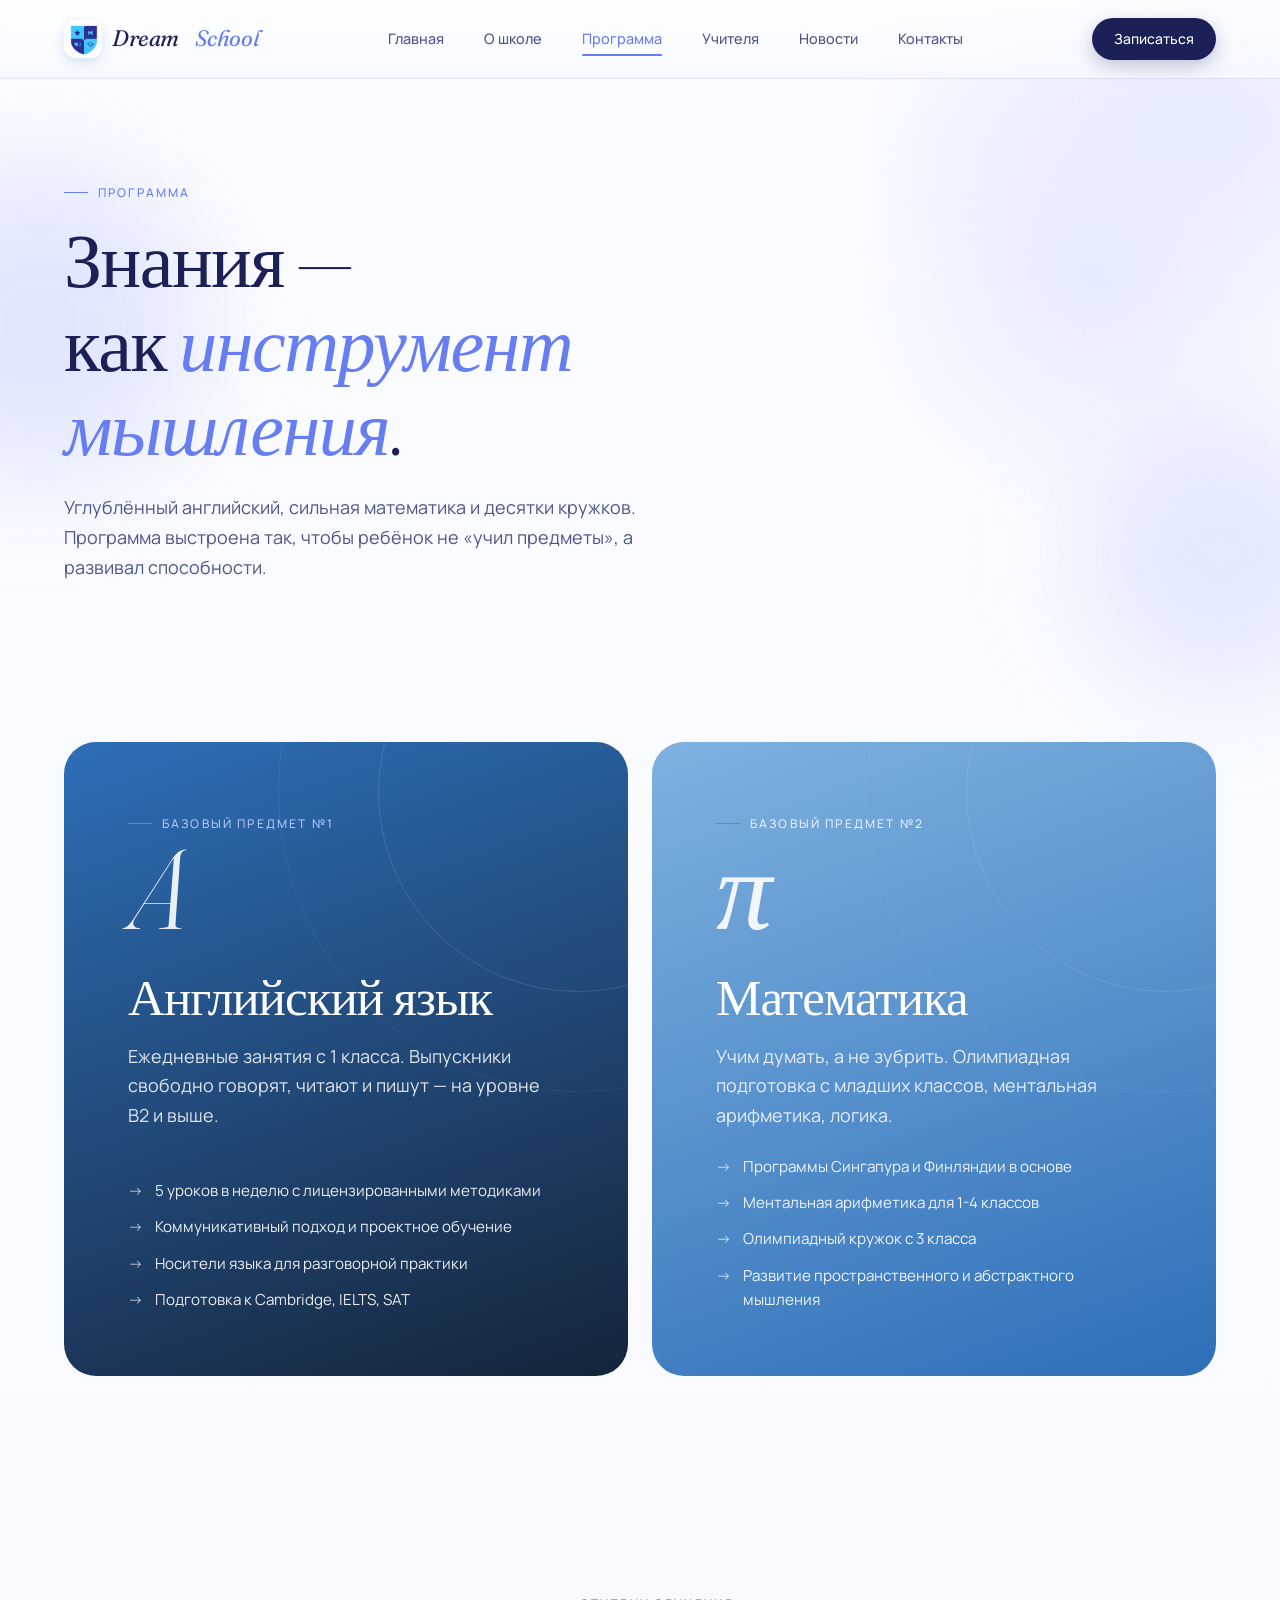
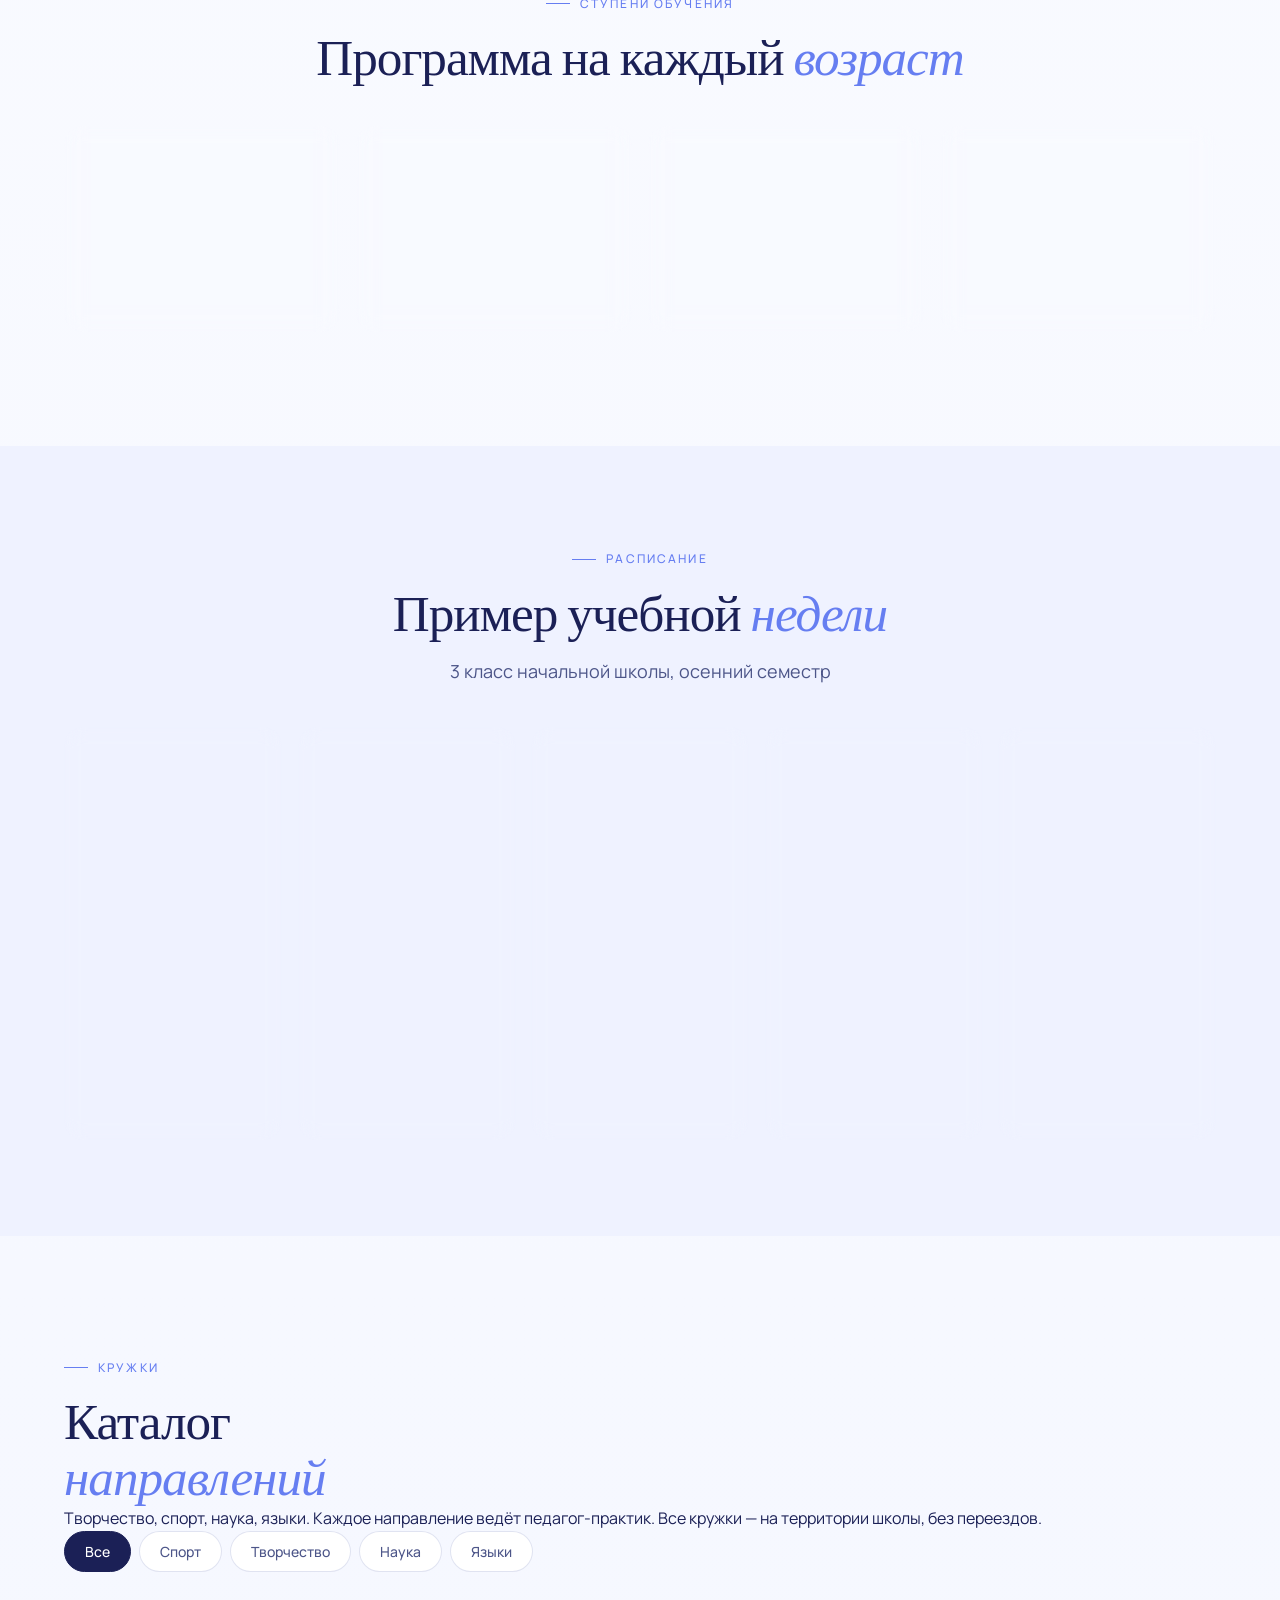
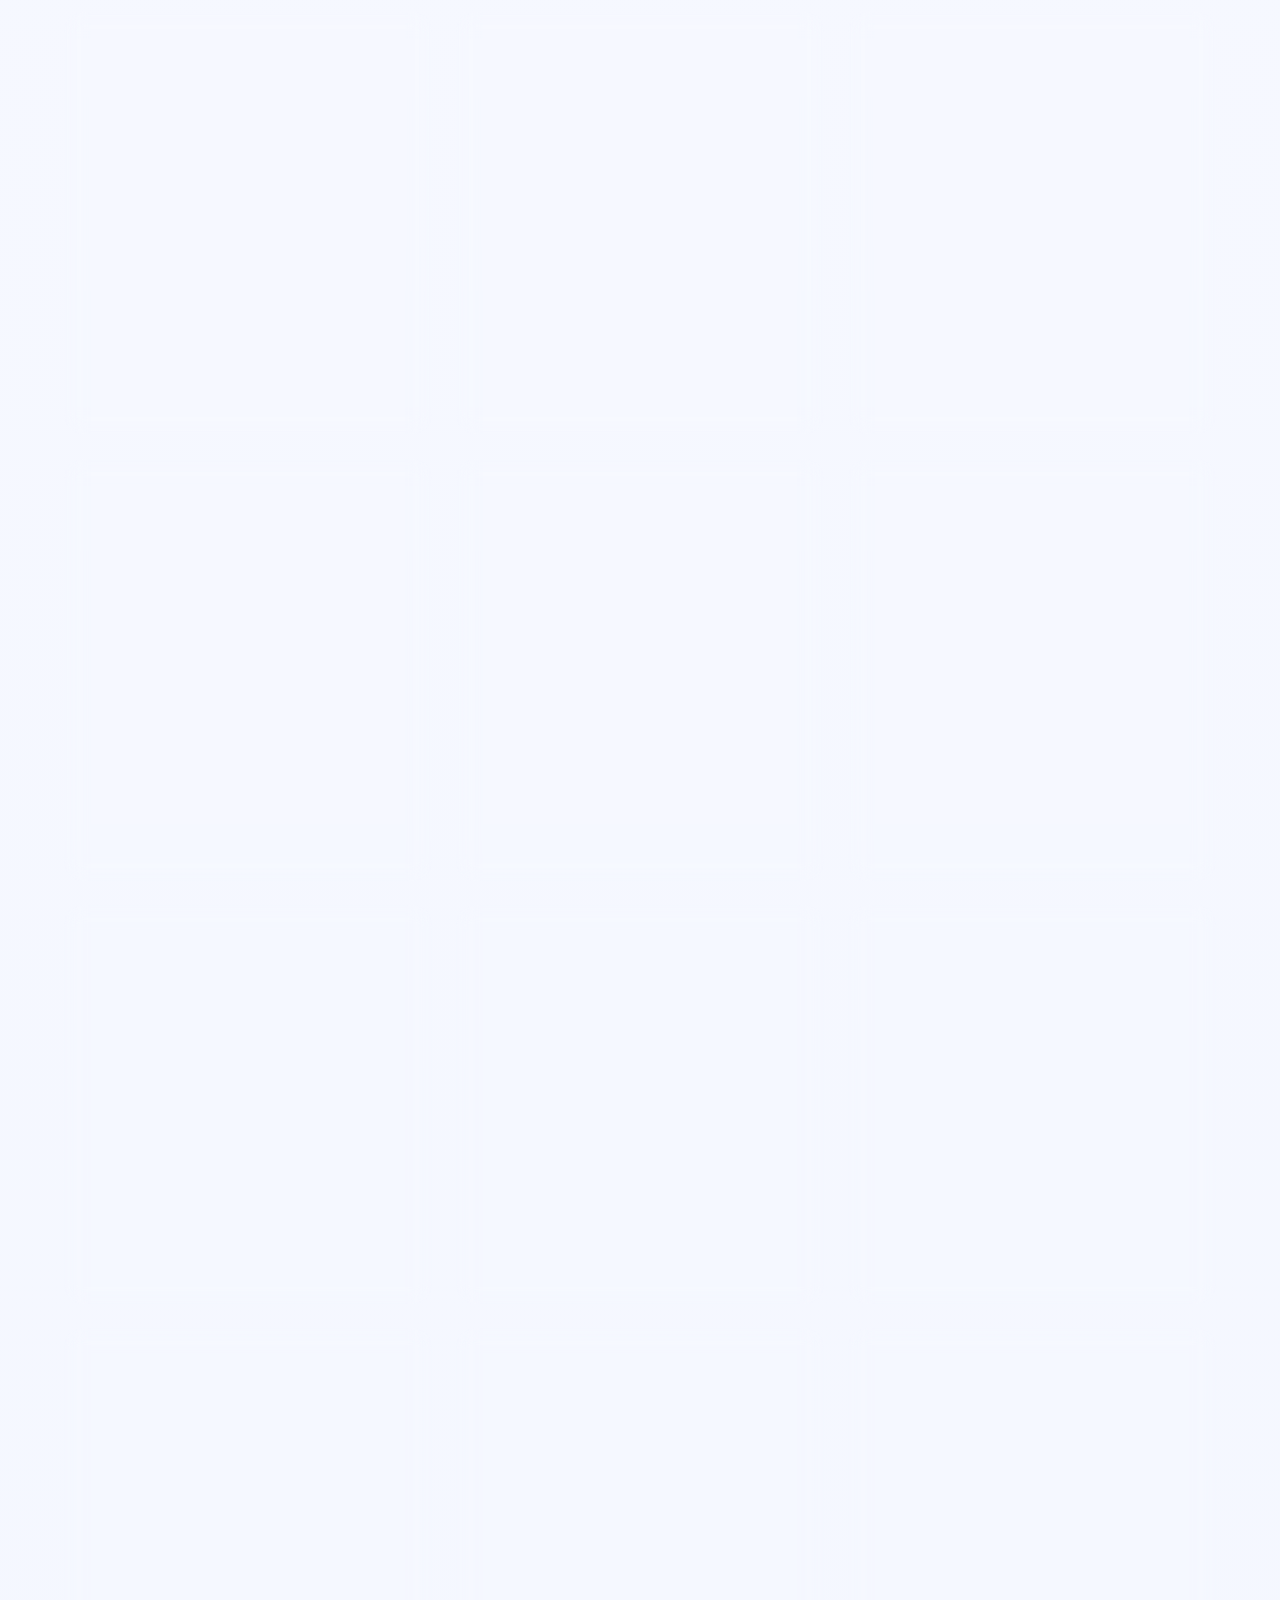
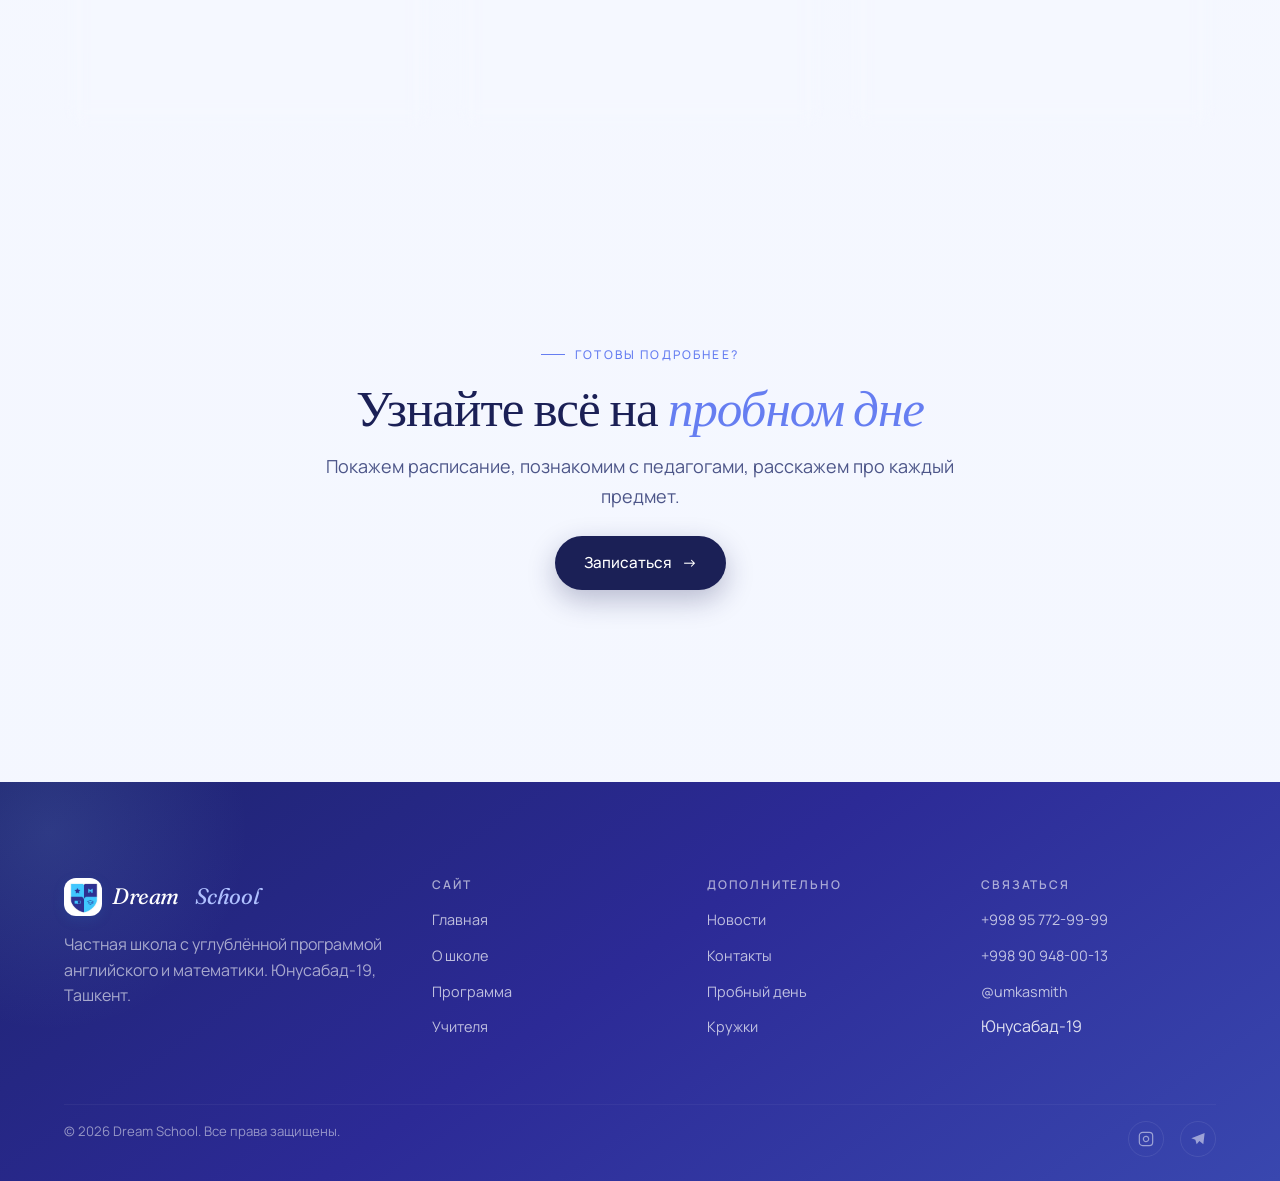
<file: programs.html>
<!DOCTYPE html>
<html lang="ru">
<head>
<meta charset="UTF-8" />
<meta name="viewport" content="width=device-width, initial-scale=1.0" />
<title>Программа — Dream School</title>
<link rel="stylesheet" href="styles.css" />
<style>
  /* Subjects hero blocks */
  .subjects-grid {
    display: grid;
    grid-template-columns: 1fr 1fr;
    gap: var(--space-4);
  }
  @media (max-width: 920px) { .subjects-grid { grid-template-columns: 1fr; } }

  .subject-block {
    border-radius: var(--r-xl);
    padding: var(--space-6);
    color: white;
    position: relative;
    overflow: hidden;
    min-height: 480px;
    display: flex;
    flex-direction: column;
    justify-content: space-between;
  }
  .subject-block.eng { background: linear-gradient(160deg, #2E6FB8 0%, #15243A 100%); }
  .subject-block.math { background: linear-gradient(160deg, #7FB1E0 0%, #2E6FB8 100%); }
  .subject-block::before {
    content: '';
    position: absolute;
    top: -150px; right: -150px;
    width: 400px; height: 400px;
    border: 1px solid rgba(255,255,255,0.12);
    border-radius: 50%;
  }
  .subject-block::after {
    content: '';
    position: absolute;
    top: -250px; right: -250px;
    width: 600px; height: 600px;
    border: 1px solid rgba(255,255,255,0.06);
    border-radius: 50%;
  }
  .subject-symbol {
    font-family: var(--serif);
    font-style: italic;
    font-weight: 300;
    font-size: 7rem;
    line-height: 1;
    opacity: 0.9;
    margin-bottom: var(--space-4);
  }
  .subject-block h2 { color: white; margin-bottom: var(--space-3); }
  .subject-block .lead { color: rgba(255,255,255,0.85); }
  .subject-features {
    list-style: none;
    margin-top: var(--space-4);
    display: flex; flex-direction: column; gap: 12px;
    position: relative; z-index: 1;
  }
  .subject-features li {
    display: flex; gap: 12px;
    color: rgba(255,255,255,0.9);
    font-size: 0.95rem;
  }
  .subject-features li::before {
    content: '→';
    color: rgba(255,255,255,0.7);
    flex-shrink: 0;
  }

  /* Schedule */
  .schedule {
    background: var(--bg-soft);
  }
  .schedule-grid {
    display: grid;
    grid-template-columns: repeat(5, 1fr);
    gap: var(--space-3);
  }
  @media (max-width: 920px) { .schedule-grid { grid-template-columns: repeat(2, 1fr); } }
  @media (max-width: 480px) { .schedule-grid { grid-template-columns: 1fr; } }
  .schedule-day {
    background: white;
    border-radius: var(--r-md);
    padding: var(--space-4);
    border: 1px solid var(--line);
    transition: all var(--t-med);
  }
  .schedule-day:hover { transform: translateY(-4px); box-shadow: var(--shadow-md); border-color: var(--sky); }
  .schedule-day h4 {
    font-family: var(--sans);
    font-size: 0.75rem;
    font-weight: 600;
    text-transform: uppercase;
    letter-spacing: 0.15em;
    color: var(--accent);
    margin-bottom: var(--space-3);
    padding-bottom: var(--space-2);
    border-bottom: 1px solid var(--line);
  }
  .schedule-item {
    display: flex; flex-direction: column; gap: 2px;
    padding: 10px 0;
    border-bottom: 1px dashed var(--line);
  }
  .schedule-item:last-child { border-bottom: none; }
  .schedule-time { font-size: 0.75rem; color: var(--ink-mute); font-weight: 500; }
  .schedule-name { font-size: 0.9rem; color: var(--ink); }

  /* Clubs */
  .clubs-controls {
    display: flex;
    gap: 8px;
    flex-wrap: wrap;
    margin-bottom: var(--space-5);
  }
  .filter-btn {
    padding: 10px 20px;
    border-radius: var(--r-pill);
    border: 1px solid var(--line);
    background: white;
    font-size: 0.875rem;
    font-weight: 500;
    color: var(--ink-soft);
    transition: all var(--t-fast);
  }
  .filter-btn:hover { border-color: var(--accent); color: var(--accent); }
  .filter-btn.is-active { background: var(--ink); color: white; border-color: var(--ink); }

  .clubs-grid {
    display: grid;
    grid-template-columns: repeat(3, 1fr);
    gap: var(--space-4);
  }
  @media (max-width: 920px) { .clubs-grid { grid-template-columns: repeat(2, 1fr); } }
  @media (max-width: 540px) { .clubs-grid { grid-template-columns: 1fr; } }

  .club-card {
    background: white;
    border: 1px solid var(--line);
    border-radius: var(--r-lg);
    overflow: hidden;
    transition: all var(--t-med);
    display: flex; flex-direction: column;
  }
  .club-card:hover {
    transform: translateY(-4px);
    border-color: var(--sky);
    box-shadow: var(--shadow-md);
  }
  .club-cover {
    aspect-ratio: 5/3;
    background: linear-gradient(135deg, var(--bg-tint), var(--sky));
    position: relative;
    display: grid; place-items: center;
    color: white;
    font-family: var(--serif); font-style: italic; font-size: 3rem;
    font-weight: 300;
    line-height: 1;
  }
  .club-cover.style-2 { background: linear-gradient(135deg, var(--sky), var(--sky-deep)); }
  .club-cover.style-3 { background: linear-gradient(135deg, var(--sky-deep), var(--accent)); }
  .club-cover.style-4 { background: linear-gradient(135deg, #E8F0F9 0%, #BCD7F2 100%); color: var(--accent); }
  .club-cover.style-5 { background: linear-gradient(135deg, var(--ink), #243752); }
  .club-cat {
    position: absolute; top: 12px; left: 12px;
    background: rgba(255,255,255,0.95);
    color: var(--accent);
    padding: 4px 12px;
    border-radius: var(--r-pill);
    font-size: 0.7rem; font-weight: 600;
    letter-spacing: 0.08em;
    text-transform: uppercase;
  }
  .club-body {
    padding: var(--space-4);
    flex-grow: 1;
    display: flex; flex-direction: column;
  }
  .club-body h3 { font-size: 1.25rem; margin-bottom: 8px; }
  .club-body p { color: var(--ink-soft); font-size: 0.9rem; flex-grow: 1; margin-bottom: var(--space-3); }
  .club-meta {
    display: flex;
    gap: var(--space-3);
    font-size: 0.8rem;
    color: var(--ink-mute);
    padding-top: var(--space-3);
    border-top: 1px solid var(--line);
  }
  .club-meta span { display: flex; align-items: center; gap: 6px; }

  /* Stages */
  .stages-grid {
    display: grid;
    grid-template-columns: repeat(4, 1fr);
    gap: var(--space-3);
  }
  @media (max-width: 920px) { .stages-grid { grid-template-columns: repeat(2, 1fr); } }
  @media (max-width: 480px) { .stages-grid { grid-template-columns: 1fr; } }

  .stage-card {
    padding: var(--space-4);
    border-radius: var(--r-md);
    border: 1px solid var(--line);
    background: white;
    transition: all var(--t-med);
  }
  .stage-card:hover {
    border-color: var(--accent);
    transform: translateY(-3px);
    box-shadow: var(--shadow-sm);
  }
  .stage-age {
    font-family: var(--serif);
    font-style: italic;
    color: var(--accent);
    font-size: 1rem;
    margin-bottom: 8px;
  }
  .stage-card h4 { margin-bottom: 8px; }
  .stage-card p { font-size: 0.9rem; color: var(--ink-soft); }

  .reveal { opacity: 0; transform: translateY(24px); transition: all 0.8s cubic-bezier(0.4, 0, 0.2, 1); }
  .reveal.is-visible { opacity: 1; transform: translateY(0); }
</style>
</head>
<body>

<nav class="nav">
  <div class="nav-inner">
    <a href="index.html" class="logo">
      <img class="logo-mark" src="assets/logo.png" alt="Dream School logo"><span>Dream</span><span>School</span>
    </a>
    <ul class="nav-links">
      <li><a href="index.html">Главная</a></li>
      <li><a href="about.html">О школе</a></li>
      <li><a href="programs.html">Программа</a></li>
      <li><a href="teachers.html">Учителя</a></li>
      <li><a href="news.html">Новости</a></li>
      <li><a href="contacts.html">Контакты</a></li>
    </ul>
    <a href="index.html#trial" class="nav-cta">Записаться</a>
    <button class="nav-burger" aria-label="Меню"><span></span><span></span><span></span></button>
  </div>
</nav>

<!-- HERO -->
<section class="page-hero">
  <div class="container">
    <div class="page-hero-inner">
      <span class="eyebrow fade-up">Программа</span>
      <h1 class="fade-up fade-up-1">
        Знания —<br>
        как <em>инструмент мышления</em>.
      </h1>
      <p class="lead fade-up fade-up-2" style="max-width: 580px;">
        Углублённый английский, сильная математика и десятки кружков. Программа выстроена так, чтобы ребёнок не «учил предметы», а развивал способности.
      </p>
    </div>
  </div>
</section>

<!-- SUBJECTS -->
<section class="section">
  <div class="container">
    <div class="subjects-grid">
      <div class="subject-block eng reveal">
        <div>
          <span class="eyebrow" style="color: var(--sky);">Базовый предмет №1</span>
          <div class="subject-symbol">A</div>
          <h2>Английский язык</h2>
          <p class="lead">Ежедневные занятия с 1 класса. Выпускники свободно говорят, читают и пишут — на уровне B2 и выше.</p>
        </div>
        <ul class="subject-features">
          <li>5 уроков в неделю с лицензированными методиками</li>
          <li>Коммуникативный подход и проектное обучение</li>
          <li>Носители языка для разговорной практики</li>
          <li>Подготовка к Cambridge, IELTS, SAT</li>
        </ul>
      </div>

      <div class="subject-block math reveal">
        <div>
          <span class="eyebrow" style="color: rgba(255,255,255,0.8);">Базовый предмет №2</span>
          <div class="subject-symbol">π</div>
          <h2>Математика</h2>
          <p class="lead">Учим думать, а не зубрить. Олимпиадная подготовка с младших классов, ментальная арифметика, логика.</p>
        </div>
        <ul class="subject-features">
          <li>Программы Сингапура и Финляндии в основе</li>
          <li>Ментальная арифметика для 1-4 классов</li>
          <li>Олимпиадный кружок с 3 класса</li>
          <li>Развитие пространственного и абстрактного мышления</li>
        </ul>
      </div>
    </div>
  </div>
</section>

<!-- STAGES -->
<section class="section">
  <div class="container">
    <div class="text-center mb-5">
      <span class="eyebrow" style="justify-content: center;">Ступени обучения</span>
      <h2 style="margin-top: var(--space-3);">Программа на каждый <em class="serif-italic" style="color: var(--accent);">возраст</em></h2>
    </div>

    <div class="stages-grid">
      <div class="stage-card reveal">
        <div class="stage-age">5–6 лет</div>
        <h4>Подготовительный</h4>
        <p>Мягкая адаптация, базовый английский через игру, развитие моторики и мышления.</p>
      </div>
      <div class="stage-card reveal">
        <div class="stage-age">6–10 лет</div>
        <h4>Начальная школа</h4>
        <p>Фундамент: чтение, письмо, английский, математика, естествознание. Кружки.</p>
      </div>
      <div class="stage-card reveal">
        <div class="stage-age">10–14 лет</div>
        <h4>Средняя школа</h4>
        <p>Углубление по предметам, проектная работа, эмоциональный интеллект, профориентация.</p>
      </div>
      <div class="stage-card reveal">
        <div class="stage-age">14–17 лет</div>
        <h4>Старшая школа</h4>
        <p>Подготовка к экзаменам, профильные предметы, академическая зрелость.</p>
      </div>
    </div>
  </div>
</section>

<!-- SCHEDULE -->
<section class="section schedule">
  <div class="container">
    <div class="text-center mb-5">
      <span class="eyebrow" style="justify-content: center;">Расписание</span>
      <h2 style="margin-top: var(--space-3);">Пример учебной <em class="serif-italic" style="color: var(--accent);">недели</em></h2>
      <p class="lead" style="max-width: 600px; margin: var(--space-3) auto 0;">3 класс начальной школы, осенний семестр</p>
    </div>

    <div class="schedule-grid">
      <div class="schedule-day reveal">
        <h4>Понедельник</h4>
        <div class="schedule-item"><span class="schedule-time">9:00</span><span class="schedule-name">Математика</span></div>
        <div class="schedule-item"><span class="schedule-time">10:00</span><span class="schedule-name">Английский</span></div>
        <div class="schedule-item"><span class="schedule-time">11:30</span><span class="schedule-name">Чтение</span></div>
        <div class="schedule-item"><span class="schedule-time">13:00</span><span class="schedule-name">Природоведение</span></div>
        <div class="schedule-item"><span class="schedule-time">14:30</span><span class="schedule-name">Плавание</span></div>
      </div>

      <div class="schedule-day reveal">
        <h4>Вторник</h4>
        <div class="schedule-item"><span class="schedule-time">9:00</span><span class="schedule-name">Английский</span></div>
        <div class="schedule-item"><span class="schedule-time">10:00</span><span class="schedule-name">Математика</span></div>
        <div class="schedule-item"><span class="schedule-time">11:30</span><span class="schedule-name">Творчество</span></div>
        <div class="schedule-item"><span class="schedule-time">13:00</span><span class="schedule-name">Письмо</span></div>
        <div class="schedule-item"><span class="schedule-time">14:30</span><span class="schedule-name">Шахматы</span></div>
      </div>

      <div class="schedule-day reveal">
        <h4>Среда</h4>
        <div class="schedule-item"><span class="schedule-time">9:00</span><span class="schedule-name">Математика</span></div>
        <div class="schedule-item"><span class="schedule-time">10:00</span><span class="schedule-name">Английский</span></div>
        <div class="schedule-item"><span class="schedule-time">11:30</span><span class="schedule-name">Музыка</span></div>
        <div class="schedule-item"><span class="schedule-time">13:00</span><span class="schedule-name">История</span></div>
        <div class="schedule-item"><span class="schedule-time">14:30</span><span class="schedule-name">Робототехника</span></div>
      </div>

      <div class="schedule-day reveal">
        <h4>Четверг</h4>
        <div class="schedule-item"><span class="schedule-time">9:00</span><span class="schedule-name">Английский</span></div>
        <div class="schedule-item"><span class="schedule-time">10:00</span><span class="schedule-name">Математика</span></div>
        <div class="schedule-item"><span class="schedule-time">11:30</span><span class="schedule-name">Чтение</span></div>
        <div class="schedule-item"><span class="schedule-time">13:00</span><span class="schedule-name">EQ-урок</span></div>
        <div class="schedule-item"><span class="schedule-time">14:30</span><span class="schedule-name">Плавание</span></div>
      </div>

      <div class="schedule-day reveal">
        <h4>Пятница</h4>
        <div class="schedule-item"><span class="schedule-time">9:00</span><span class="schedule-name">Математика</span></div>
        <div class="schedule-item"><span class="schedule-time">10:00</span><span class="schedule-name">Английский</span></div>
        <div class="schedule-item"><span class="schedule-time">11:30</span><span class="schedule-name">Проектный урок</span></div>
        <div class="schedule-item"><span class="schedule-time">13:00</span><span class="schedule-name">Творчество</span></div>
        <div class="schedule-item"><span class="schedule-time">14:30</span><span class="schedule-name">Свободные кружки</span></div>
      </div>
    </div>
  </div>
</section>

<!-- CLUBS -->
<section class="section" id="clubs">
  <div class="container">
    <div class="values-header">
      <div>
        <span class="eyebrow">Кружки</span>
        <h2 style="margin-top: var(--space-3);">Каталог<br><em class="serif-italic" style="color: var(--accent);">направлений</em></h2>
      </div>
      <p>Творчество, спорт, наука, языки. Каждое направление ведёт педагог-практик. Все кружки — на территории школы, без переездов.</p>
    </div>

    <div class="clubs-controls">
      <button class="filter-btn is-active" data-filter-btn="all">Все</button>
      <button class="filter-btn" data-filter-btn="sport">Спорт</button>
      <button class="filter-btn" data-filter-btn="art">Творчество</button>
      <button class="filter-btn" data-filter-btn="science">Наука</button>
      <button class="filter-btn" data-filter-btn="lang">Языки</button>
    </div>

    <div class="clubs-grid">
      <article class="club-card reveal" data-club="sport">
        <div class="club-cover style-2">
          <span class="club-cat">Спорт</span>
          ≋
        </div>
        <div class="club-body">
          <h3>Плавание</h3>
          <p>Профессиональный бассейн на территории школы. Работа над техникой и выносливостью.</p>
          <div class="club-meta">
            <span>2 раза в неделю</span>
            <span>6+ лет</span>
          </div>
        </div>
      </article>

      <article class="club-card reveal" data-club="sport">
        <div class="club-cover style-3">
          <span class="club-cat">Спорт</span>
          ◈
        </div>
        <div class="club-body">
          <h3>Шахматы</h3>
          <p>Развитие стратегического мышления и концентрации. Турниры и индивидуальный прогресс.</p>
          <div class="club-meta">
            <span>2 раза в неделю</span>
            <span>5+ лет</span>
          </div>
        </div>
      </article>

      <article class="club-card reveal" data-club="art">
        <div class="club-cover">
          <span class="club-cat">Творчество</span>
          ✦
        </div>
        <div class="club-body">
          <h3>Изобразительное искусство</h3>
          <p>Живопись, графика, скульптура. Поиск собственного художественного языка.</p>
          <div class="club-meta">
            <span>2 раза в неделю</span>
            <span>5+ лет</span>
          </div>
        </div>
      </article>

      <article class="club-card reveal" data-club="art">
        <div class="club-cover style-4">
          <span class="club-cat">Творчество</span>
          ♪
        </div>
        <div class="club-body">
          <h3>Музыка и вокал</h3>
          <p>Постановка голоса, сольфеджио, ансамбли. Концерты в течение года.</p>
          <div class="club-meta">
            <span>2 раза в неделю</span>
            <span>6+ лет</span>
          </div>
        </div>
      </article>

      <article class="club-card reveal" data-club="art">
        <div class="club-cover style-5">
          <span class="club-cat">Творчество</span>
          ✿
        </div>
        <div class="club-body">
          <h3>Танцевальная студия</h3>
          <p>Современная хореография, ритмика, постановки к школьным праздникам.</p>
          <div class="club-meta">
            <span>2 раза в неделю</span>
            <span>5+ лет</span>
          </div>
        </div>
      </article>

      <article class="club-card reveal" data-club="science">
        <div class="club-cover style-2">
          <span class="club-cat">Наука</span>
          ⚙
        </div>
        <div class="club-body">
          <h3>Робототехника</h3>
          <p>LEGO Education, программирование, инженерное мышление. Проекты и соревнования.</p>
          <div class="club-meta">
            <span>2 раза в неделю</span>
            <span>7+ лет</span>
          </div>
        </div>
      </article>

      <article class="club-card reveal" data-club="science">
        <div class="club-cover style-3">
          <span class="club-cat">Наука</span>
          ◎
        </div>
        <div class="club-body">
          <h3>Олимпиадная математика</h3>
          <p>Подготовка к олимпиадам разных уровней. Развитие нестандартного мышления.</p>
          <div class="club-meta">
            <span>2 раза в неделю</span>
            <span>8+ лет</span>
          </div>
        </div>
      </article>

      <article class="club-card reveal" data-club="lang">
        <div class="club-cover">
          <span class="club-cat">Языки</span>
          A
        </div>
        <div class="club-body">
          <h3>English Speaking Club</h3>
          <p>Разговорная практика с носителями. Дебаты, обсуждения, игры.</p>
          <div class="club-meta">
            <span>1 раз в неделю</span>
            <span>9+ лет</span>
          </div>
        </div>
      </article>

      <article class="club-card reveal" data-club="lang">
        <div class="club-cover style-4">
          <span class="club-cat">Языки</span>
          中
        </div>
        <div class="club-body">
          <h3>Китайский язык</h3>
          <p>Базовый курс, фонетика, иероглифика, культура. С нуля до уверенного начала.</p>
          <div class="club-meta">
            <span>2 раза в неделю</span>
            <span>8+ лет</span>
          </div>
        </div>
      </article>

      <article class="club-card reveal" data-club="science">
        <div class="club-cover style-5">
          <span class="club-cat">Наука</span>
          ◇
        </div>
        <div class="club-body">
          <h3>Юный исследователь</h3>
          <p>Опыты, эксперименты, наблюдения. Знакомство с наукой через практику.</p>
          <div class="club-meta">
            <span>1 раз в неделю</span>
            <span>6+ лет</span>
          </div>
        </div>
      </article>

      <article class="club-card reveal" data-club="sport">
        <div class="club-cover style-2">
          <span class="club-cat">Спорт</span>
          ▲
        </div>
        <div class="club-body">
          <h3>Гимнастика</h3>
          <p>Гибкость, координация, сила. Базовая подготовка для любого спорта.</p>
          <div class="club-meta">
            <span>2 раза в неделю</span>
            <span>5+ лет</span>
          </div>
        </div>
      </article>

      <article class="club-card reveal" data-club="art">
        <div class="club-cover style-3">
          <span class="club-cat">Творчество</span>
          ✎
        </div>
        <div class="club-body">
          <h3>Театральная мастерская</h3>
          <p>Сценическая речь, актёрское мастерство, постановки. Раскрытие через образ.</p>
          <div class="club-meta">
            <span>1 раз в неделю</span>
            <span>7+ лет</span>
          </div>
        </div>
      </article>
    </div>
  </div>
</section>

<!-- CTA -->
<section class="section">
  <div class="container" style="text-align: center; max-width: 720px;">
    <span class="eyebrow" style="justify-content: center;">Готовы подробнее?</span>
    <h2 style="margin-top: var(--space-3); margin-bottom: var(--space-3);">Узнайте всё на <em class="serif-italic" style="color: var(--accent);">пробном дне</em></h2>
    <p class="lead" style="margin-bottom: var(--space-4);">Покажем расписание, познакомим с педагогами, расскажем про каждый предмет.</p>
    <a href="index.html#trial" class="btn btn-primary">Записаться <span class="btn-arrow">→</span></a>
  </div>
</section>

<!-- FOOTER -->
<footer class="footer">
  <div class="container">
    <div class="footer-grid">
      <div class="footer-brand">
        <div class="logo"><img class="logo-mark" src="assets/logo.png" alt="Dream School logo"><span>Dream</span><span>School</span></div>
        <p>Частная школа с углублённой программой английского и математики. Юнусабад-19, Ташкент.</p>
      </div>
      <div>
        <h4>Сайт</h4>
        <ul class="footer-list">
          <li><a href="index.html">Главная</a></li>
          <li><a href="about.html">О школе</a></li>
          <li><a href="programs.html">Программа</a></li>
          <li><a href="teachers.html">Учителя</a></li>
        </ul>
      </div>
      <div>
        <h4>Дополнительно</h4>
        <ul class="footer-list">
          <li><a href="news.html">Новости</a></li>
          <li><a href="contacts.html">Контакты</a></li>
          <li><a href="index.html#trial">Пробный день</a></li>
          <li><a href="programs.html#clubs">Кружки</a></li>
        </ul>
      </div>
      <div>
        <h4>Связаться</h4>
        <ul class="footer-list">
          <li><a href="tel:+998957729999">+998 95 772-99-99</a></li>
          <li><a href="tel:+998909480013">+998 90 948-00-13</a></li>
          <li><a href="https://t.me/umkasmith">@umkasmith</a></li>
          <li>Юнусабад-19</li>
        </ul>
      </div>
    </div>
    <div class="footer-bottom">
      <span>© 2026 Dream School. Все права защищены.</span>
      <div class="socials">
        <a href="https://instagram.com/dreamschooluz" target="_blank" aria-label="Instagram">
          <svg width="16" height="16" viewBox="0 0 24 24" fill="none" stroke="currentColor" stroke-width="1.8"><rect x="2" y="2" width="20" height="20" rx="5"/><path d="M16 11.37A4 4 0 1 1 12.63 8 4 4 0 0 1 16 11.37z"/><line x1="17.5" y1="6.5" x2="17.51" y2="6.5"/></svg>
        </a>
        <a href="https://t.me/dreamschooluz" target="_blank" aria-label="Telegram">
          <svg width="16" height="16" viewBox="0 0 24 24" fill="currentColor"><path d="M22 3L2 11l6 2 2 7 4-5 6 5 2-17z"/></svg>
        </a>
      </div>
    </div>
  </div>
</footer>

<script src="script.js"></script>
</body>
</html>
</file>
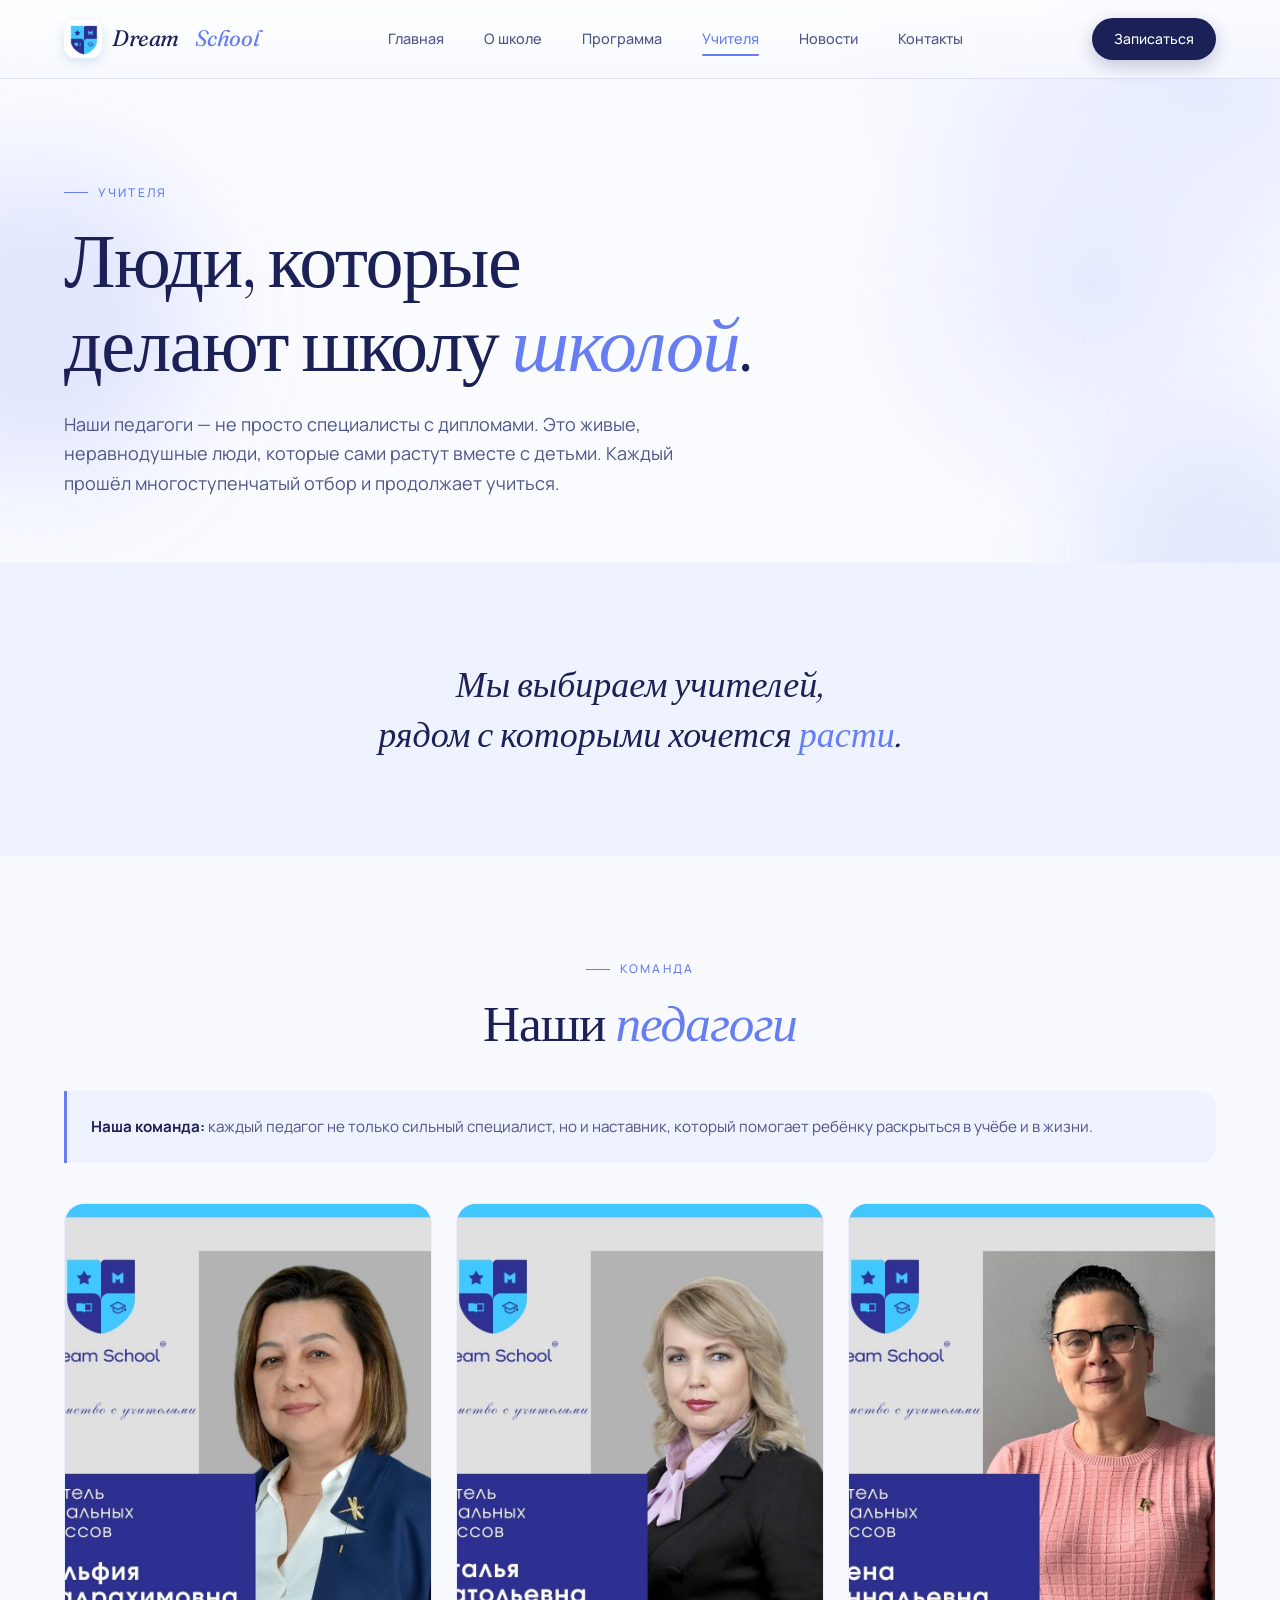
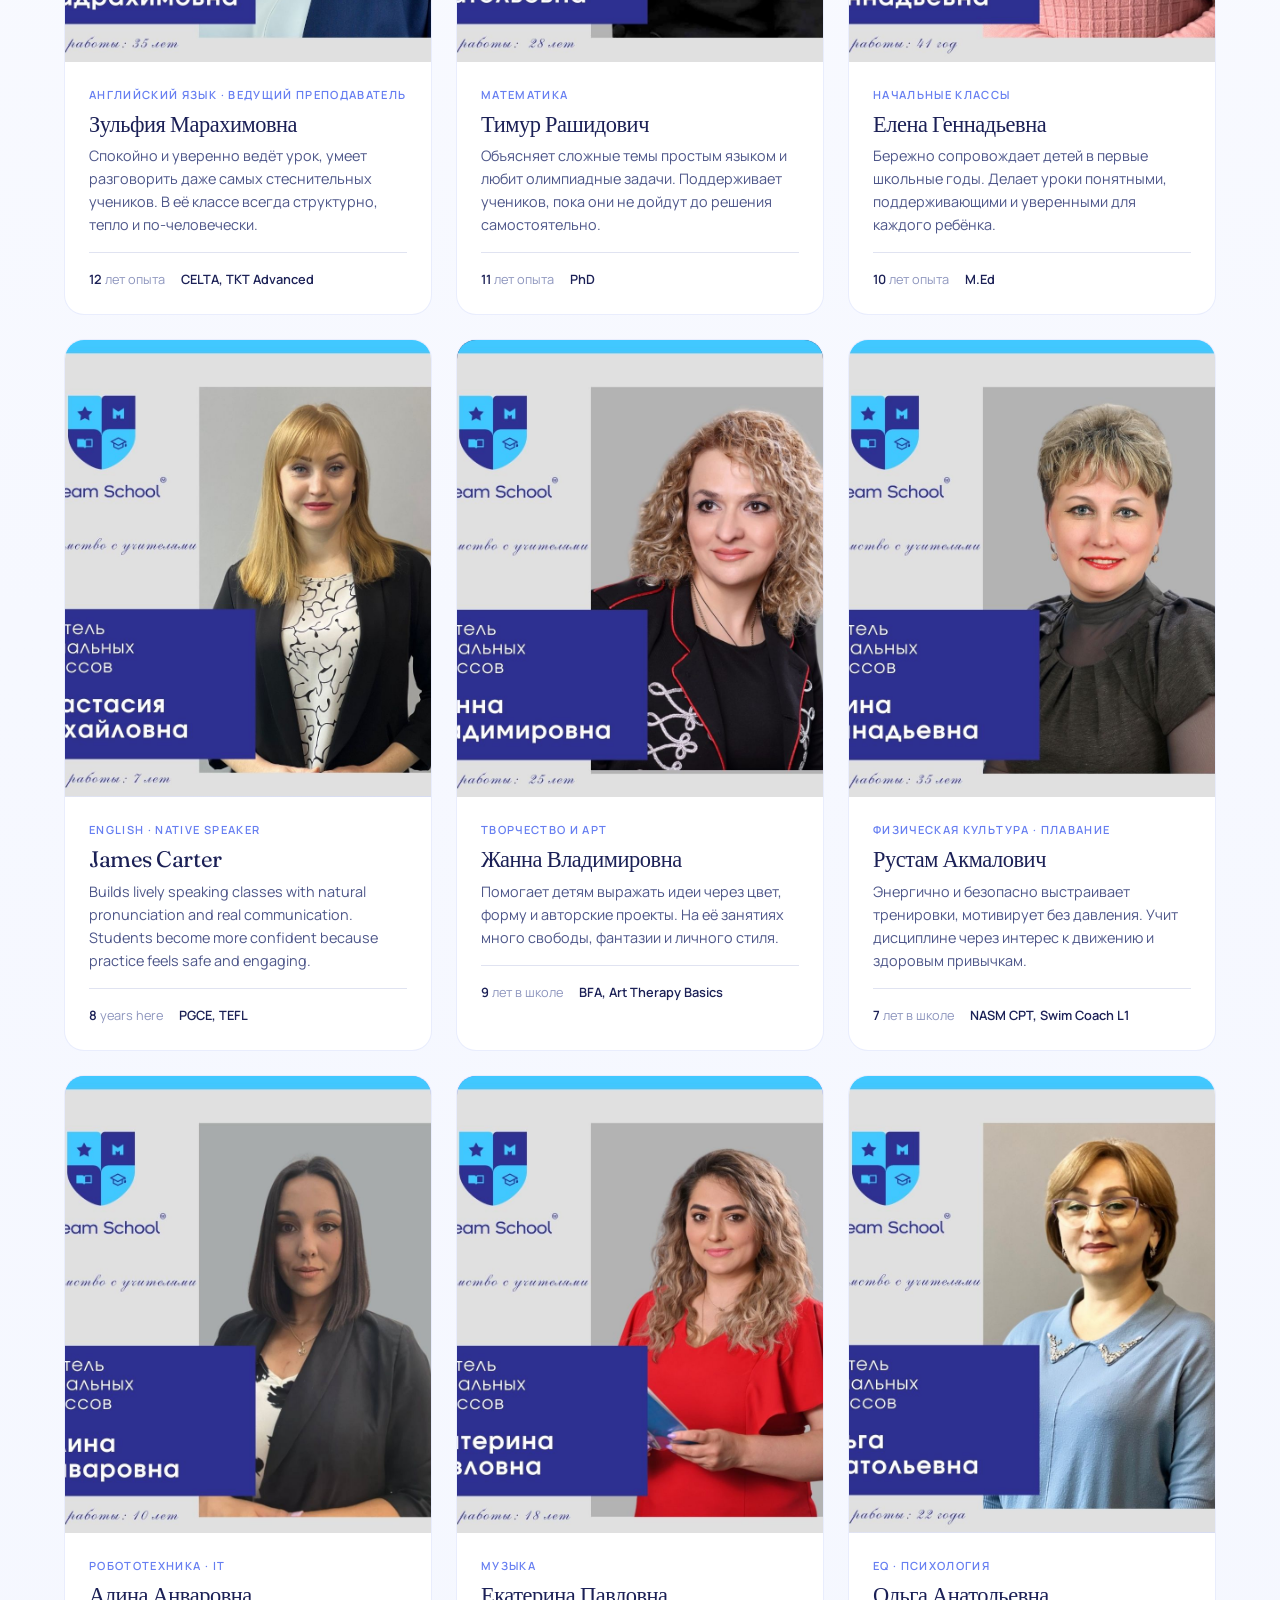
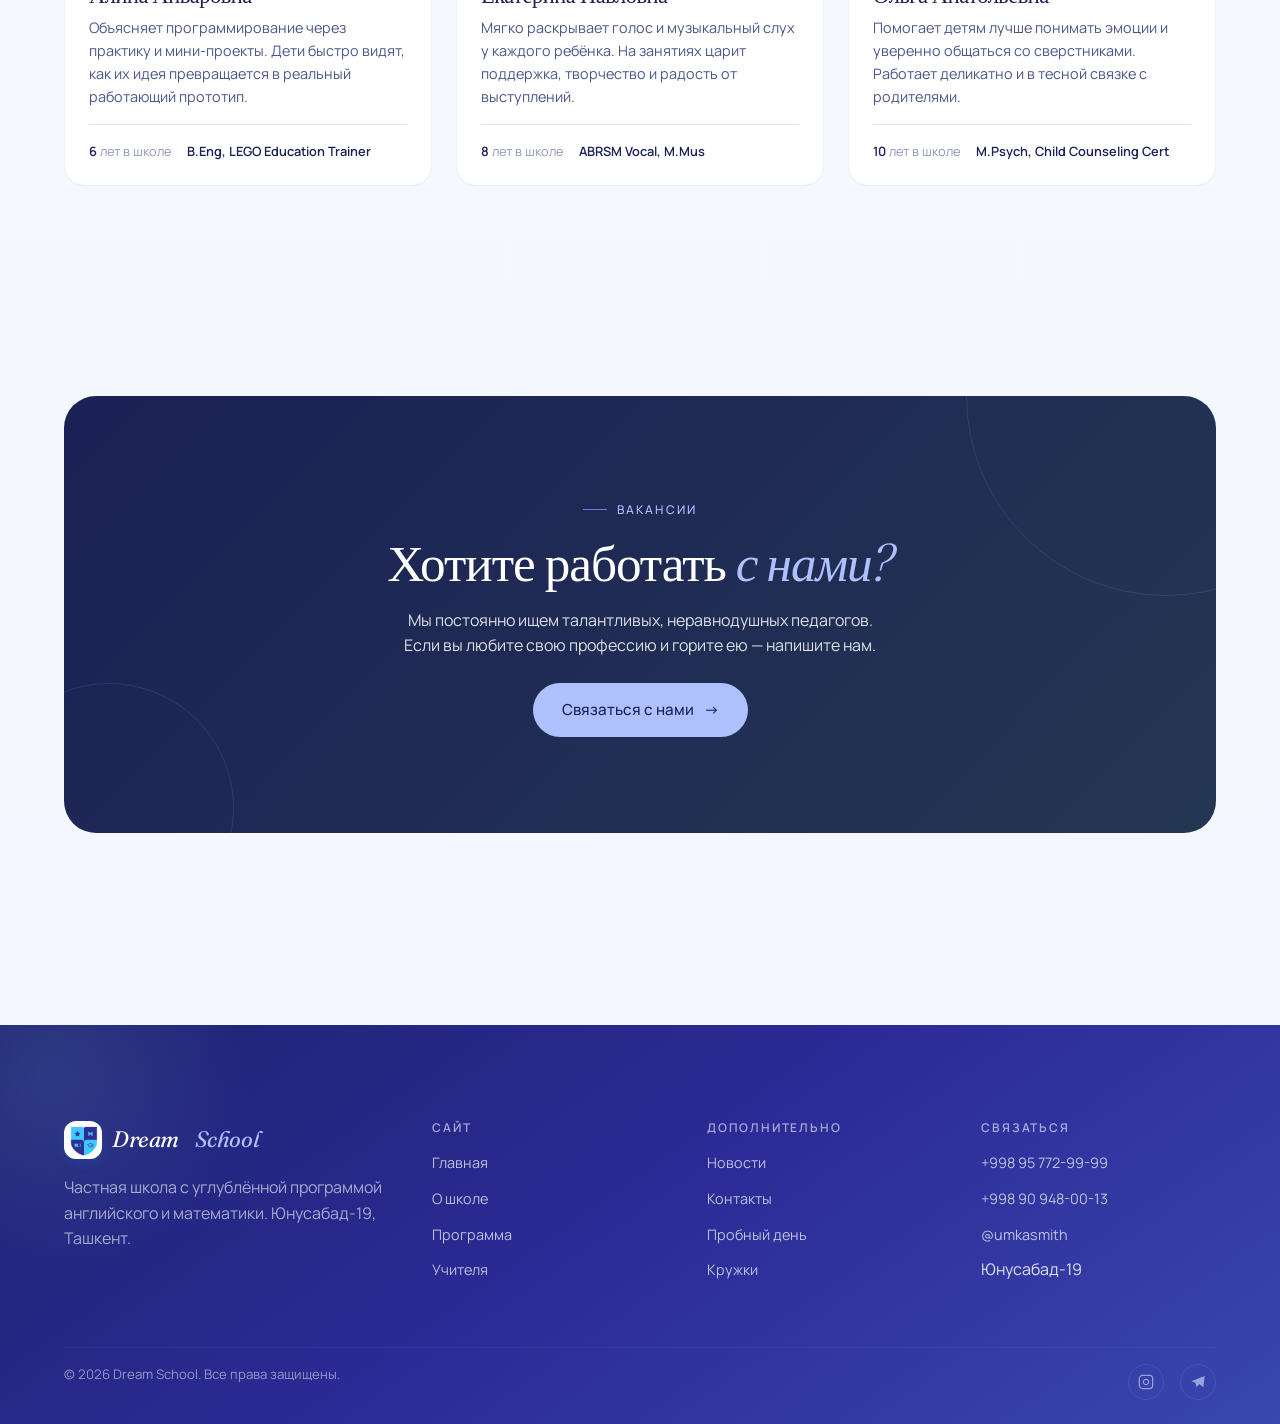
<file: teachers.html>
<!DOCTYPE html>
<html lang="ru">
<head>
<meta charset="UTF-8" />
<meta name="viewport" content="width=device-width, initial-scale=1.0" />
<title>Учителя — Dream School</title>
<link rel="stylesheet" href="styles.css" />
<style>
  .teachers-grid {
    display: grid;
    grid-template-columns: repeat(3, 1fr);
    gap: var(--space-4);
  }
  @media (max-width: 920px) { .teachers-grid { grid-template-columns: repeat(2, 1fr); } }
  @media (max-width: 540px) { .teachers-grid { grid-template-columns: 1fr; } }

  .teacher-card {
    background: #ffffff !important;
    backdrop-filter: none !important;
    -webkit-backdrop-filter: none !important;
    border: 1px solid rgba(102, 126, 241, 0.14) !important;
    border-radius: 20px !important;
    overflow: hidden;
    transition: transform var(--t-med), box-shadow var(--t-med), border-color var(--t-med);
  }
  .teacher-card:hover {
    transform: translateY(-8px);
    border-color: rgba(102, 126, 241, 0.36) !important;
    box-shadow: 0 20px 48px rgba(27, 32, 86, 0.14) !important;
  }
  .teacher-photo {
    aspect-ratio: 4/5;
    background: linear-gradient(135deg, var(--bg-tint), var(--sky));
    position: relative;
    display: grid;
    place-items: center;
    color: var(--accent);
    font-family: var(--serif);
    font-style: italic;
    font-weight: 300;
    font-size: 5rem;
    line-height: 1;
    overflow: hidden;
  }
  .teacher-photo::before {
    content: '';
    position: absolute;
    inset: 0;
    background: linear-gradient(180deg, rgba(18, 31, 88, 0.04) 20%, rgba(18, 31, 88, 0.42) 100%);
    opacity: 0;
    transition: opacity 0.45s ease;
    z-index: 1;
  }
  .teacher-photo::after {
    content: attr(data-name);
    position: absolute;
    left: 16px;
    bottom: 14px;
    color: white;
    font-family: var(--serif);
    font-size: 1.05rem;
    letter-spacing: 0.02em;
    transform: translateY(12px);
    opacity: 0;
    transition: all 0.45s ease;
    z-index: 2;
  }
  .teacher-photo img {
    width: 100%;
    height: 100%;
    object-fit: cover;
    object-position: center top;
    display: block;
    transform: scale(1.05);
    transform-origin: center top;
    transition: transform 0.55s ease;
  }
  .teacher-card:hover .teacher-photo img { transform: scale(1.1); }
  .teacher-card:hover .teacher-photo::before { opacity: 1; }
  .teacher-card:hover .teacher-photo::after { opacity: 1; transform: translateY(0); }
  .teacher-photo.style-2 { background: linear-gradient(135deg, var(--sky), var(--sky-deep)); color: white; }
  .teacher-photo.style-3 { background: linear-gradient(135deg, var(--sky-deep), var(--accent)); color: white; }
  .teacher-photo.style-4 { background: linear-gradient(135deg, #FFFFFF, var(--bg-tint)); border-bottom: 1px solid var(--line); color: var(--sky-deep); }
  .teacher-photo.style-5 { background: linear-gradient(135deg, var(--ink), #243752); color: var(--sky); }

  .teacher-info {
    padding: var(--space-4);
  }
  .teacher-subject {
    font-family: var(--sans);
    font-size: 0.7rem;
    font-weight: 600;
    letter-spacing: 0.12em;
    text-transform: uppercase;
    color: var(--accent);
    margin-bottom: 8px;
  }
  .teacher-info h3 {
    font-size: 1.4rem;
    margin-bottom: 8px;
  }
  .teacher-info p {
    font-size: 0.9rem;
    color: var(--ink-soft);
    line-height: 1.6;
  }
  .teacher-stats {
    display: flex;
    gap: var(--space-3);
    margin-top: var(--space-3);
    padding-top: var(--space-3);
    border-top: 1px solid var(--line);
  }
  .teacher-stats span {
    font-size: 0.8rem;
    color: var(--ink-mute);
  }
  .teacher-stats span strong {
    color: var(--ink);
    font-weight: 600;
  }

  /* Note */
  .photo-note {
    background: var(--bg-soft);
    border-left: 3px solid var(--accent);
    padding: var(--space-4);
    border-radius: 0 var(--r-md) var(--r-md) 0;
    margin-bottom: var(--space-5);
    font-size: 0.95rem;
    color: var(--ink-soft);
  }
  .photo-note strong { color: var(--ink); }

  /* Philosophy */
  .philosophy {
    background: var(--bg-soft);
    text-align: center;
    padding: var(--space-7) 0;
  }
  .philosophy-quote {
    max-width: 720px;
    margin: 0 auto;
    font-family: var(--serif);
    font-style: italic;
    font-weight: 300;
    font-size: clamp(1.5rem, 3vw, 2.25rem);
    line-height: 1.4;
    color: var(--ink);
  }
  .philosophy-quote em {
    color: var(--accent);
    font-style: italic;
  }

  /* Join */
  .join-card {
    background: linear-gradient(135deg, var(--ink), #243752);
    color: white;
    border-radius: var(--r-xl);
    padding: var(--space-7);
    text-align: center;
    position: relative;
    overflow: hidden;
  }
  .join-card::before, .join-card::after {
    content: '';
    position: absolute;
    border-radius: 50%;
    border: 1px solid rgba(127, 177, 224, 0.15);
    pointer-events: none;
  }
  .join-card::before { width: 400px; height: 400px; top: -200px; right: -150px; }
  .join-card::after { width: 250px; height: 250px; bottom: -100px; left: -80px; }
  .join-card > * { position: relative; z-index: 1; }
  .join-card h2 { color: white; margin-bottom: var(--space-3); }
  .join-card p { opacity: 0.85; max-width: 500px; margin: 0 auto var(--space-4); }
  .join-card .btn { background: var(--sky); color: var(--ink); }
  .join-card .btn:hover { background: white; }

  .reveal { opacity: 0; transform: translateY(24px); transition: all 0.8s cubic-bezier(0.4, 0, 0.2, 1); }
  .reveal.is-visible { opacity: 1; transform: translateY(0); }
</style>
</head>
<body>

<nav class="nav">
  <div class="nav-inner">
    <a href="index.html" class="logo">
      <img class="logo-mark" src="assets/logo.png" alt="Dream School logo"><span>Dream</span><span>School</span>
    </a>
    <ul class="nav-links">
      <li><a href="index.html">Главная</a></li>
      <li><a href="about.html">О школе</a></li>
      <li><a href="programs.html">Программа</a></li>
      <li><a href="teachers.html">Учителя</a></li>
      <li><a href="news.html">Новости</a></li>
      <li><a href="contacts.html">Контакты</a></li>
    </ul>
    <a href="index.html#trial" class="nav-cta">Записаться</a>
    <button class="nav-burger" aria-label="Меню"><span></span><span></span><span></span></button>
  </div>
</nav>

<!-- HERO -->
<section class="page-hero">
  <div class="container">
    <div class="page-hero-inner">
      <span class="eyebrow fade-up">Учителя</span>
      <h1 class="fade-up fade-up-1">
        Люди, которые<br>
        делают школу <em>школой</em>.
      </h1>
      <p class="lead fade-up fade-up-2" style="max-width: 620px;">
        Наши педагоги — не просто специалисты с дипломами. Это живые, неравнодушные люди, которые сами растут вместе с детьми. Каждый прошёл многоступенчатый отбор и продолжает учиться.
      </p>
    </div>
  </div>
</section>

<!-- PHILOSOPHY -->
<section class="philosophy">
  <div class="container">
    <p class="philosophy-quote reveal">
      Мы выбираем учителей,<br>
      рядом с которыми хочется <em>расти</em>.
    </p>
  </div>
</section>

<!-- TEACHERS -->
<section class="section">
  <div class="container">
    <div class="text-center mb-5">
      <span class="eyebrow" style="justify-content: center;">Команда</span>
      <h2 style="margin-top: var(--space-3);">Наши <em class="serif-italic" style="color: var(--accent);">педагоги</em></h2>
    </div>

    <div class="photo-note reveal">
      <strong>Наша команда:</strong> каждый педагог не только сильный специалист, но и наставник, который помогает ребёнку раскрыться в учёбе и в жизни.
    </div>

    <div class="teachers-grid">
      <article class="teacher-card reveal">
        <div class="teacher-photo" data-name="Зульфия Марахимовна"><img src="teachers/photo_2_2026-04-26_22-27-35.jpg" alt="Зульфия Марахимовна, преподаватель английского языка"></div>
        <div class="teacher-info">
          <div class="teacher-subject">Английский язык · ведущий преподаватель</div>
          <h3>Зульфия Марахимовна</h3>
          <p>Спокойно и уверенно ведёт урок, умеет разговорить даже самых стеснительных учеников. В её классе всегда структурно, тепло и по-человечески.</p>
          <div class="teacher-stats">
            <span><strong>12</strong> лет опыта</span>
            <span><strong>CELTA, TKT Advanced</strong></span>
          </div>
        </div>
      </article>

      <article class="teacher-card reveal">
        <div class="teacher-photo style-2" data-name="Тимур Рашидович"><img src="teachers/photo_9_2026-04-26_22-27-35.jpg" alt="Тимур Рашидович, преподаватель математики"></div>
        <div class="teacher-info">
          <div class="teacher-subject">Математика</div>
          <h3>Тимур Рашидович</h3>
          <p>Объясняет сложные темы простым языком и любит олимпиадные задачи. Поддерживает учеников, пока они не дойдут до решения самостоятельно.</p>
          <div class="teacher-stats">
            <span><strong>11</strong> лет опыта</span>
            <span><strong>PhD</strong></span>
          </div>
        </div>
      </article>

      <article class="teacher-card reveal">
        <div class="teacher-photo style-3" data-name="Елена Геннадьевна"><img src="teachers/photo_1_2026-04-26_22-27-35.jpg" alt="Елена Геннадьевна, учитель начальных классов"></div>
        <div class="teacher-info">
          <div class="teacher-subject">Начальные классы</div>
          <h3>Елена Геннадьевна</h3>
          <p>Бережно сопровождает детей в первые школьные годы. Делает уроки понятными, поддерживающими и уверенными для каждого ребёнка.</p>
          <div class="teacher-stats">
            <span><strong>10</strong> лет опыта</span>
            <span><strong>M.Ed</strong></span>
          </div>
        </div>
      </article>

      <article class="teacher-card reveal">
        <div class="teacher-photo style-4" data-name="James Carter"><img src="teachers/photo_8_2026-04-26_22-27-35.jpg" alt="James Carter, English Native Speaker"></div>
        <div class="teacher-info">
          <div class="teacher-subject">English · Native speaker</div>
          <h3>James Carter</h3>
          <p>Builds lively speaking classes with natural pronunciation and real communication. Students become more confident because practice feels safe and engaging.</p>
          <div class="teacher-stats">
            <span><strong>8</strong> years here</span>
            <span><strong>PGCE, TEFL</strong></span>
          </div>
        </div>
      </article>

      <article class="teacher-card reveal">
        <div class="teacher-photo style-5" data-name="Жанна Владимировна"><img src="teachers/photo_10_2026-04-26_22-27-35.jpg" alt="Жанна Владимировна, преподаватель творчества и арт"></div>
        <div class="teacher-info">
          <div class="teacher-subject">Творчество и арт</div>
          <h3>Жанна Владимировна</h3>
          <p>Помогает детям выражать идеи через цвет, форму и авторские проекты. На её занятиях много свободы, фантазии и личного стиля.</p>
          <div class="teacher-stats">
            <span><strong>9</strong> лет в школе</span>
            <span><strong>BFA, Art Therapy Basics</strong></span>
          </div>
        </div>
      </article>

      <article class="teacher-card reveal">
        <div class="teacher-photo" data-name="Рустам Акмалович"><img src="teachers/photo_4_2026-04-26_22-27-35.jpg" alt="Рустам Акмалович, преподаватель физкультуры и плавания"></div>
        <div class="teacher-info">
          <div class="teacher-subject">Физическая культура · Плавание</div>
          <h3>Рустам Акмалович</h3>
          <p>Энергично и безопасно выстраивает тренировки, мотивирует без давления. Учит дисциплине через интерес к движению и здоровым привычкам.</p>
          <div class="teacher-stats">
            <span><strong>7</strong> лет в школе</span>
            <span><strong>NASM CPT, Swim Coach L1</strong></span>
          </div>
        </div>
      </article>

      <article class="teacher-card reveal">
        <div class="teacher-photo style-2" data-name="Алина Анваровна"><img src="teachers/photo_3_2026-04-26_22-27-35.jpg" alt="Алина Анваровна, преподаватель робототехники и IT"></div>
        <div class="teacher-info">
          <div class="teacher-subject">Робототехника · IT</div>
          <h3>Алина Анваровна</h3>
          <p>Объясняет программирование через практику и мини-проекты. Дети быстро видят, как их идея превращается в реальный работающий прототип.</p>
          <div class="teacher-stats">
            <span><strong>6</strong> лет в школе</span>
            <span><strong>B.Eng, LEGO Education Trainer</strong></span>
          </div>
        </div>
      </article>

      <article class="teacher-card reveal">
        <div class="teacher-photo style-3" data-name="Екатерина Павловна"><img src="teachers/photo_6_2026-04-26_22-27-35.jpg" alt="Екатерина Павловна, преподаватель музыки"></div>
        <div class="teacher-info">
          <div class="teacher-subject">Музыка</div>
          <h3>Екатерина Павловна</h3>
          <p>Мягко раскрывает голос и музыкальный слух у каждого ребёнка. На занятиях царит поддержка, творчество и радость от выступлений.</p>
          <div class="teacher-stats">
            <span><strong>8</strong> лет в школе</span>
            <span><strong>ABRSM Vocal, M.Mus</strong></span>
          </div>
        </div>
      </article>

      <article class="teacher-card reveal">
        <div class="teacher-photo style-4" data-name="Ольга Анатольевна"><img src="teachers/photo_7_2026-04-26_22-27-35.jpg" alt="Ольга Анатольевна, школьный психолог"></div>
        <div class="teacher-info">
          <div class="teacher-subject">EQ · Психология</div>
          <h3>Ольга Анатольевна</h3>
          <p>Помогает детям лучше понимать эмоции и уверенно общаться со сверстниками. Работает деликатно и в тесной связке с родителями.</p>
          <div class="teacher-stats">
            <span><strong>10</strong> лет в школе</span>
            <span><strong>M.Psych, Child Counseling Cert</strong></span>
          </div>
        </div>
      </article>
    </div>
  </div>
</section>

<!-- JOIN US -->
<section class="section">
  <div class="container">
    <div class="join-card reveal">
      <span class="eyebrow" style="color: var(--sky); justify-content: center;">Вакансии</span>
      <h2 style="margin-top: var(--space-3);">Хотите работать <em class="serif-italic" style="color: var(--sky);">с нами?</em></h2>
      <p>Мы постоянно ищем талантливых, неравнодушных педагогов. Если вы любите свою профессию и горите ею — напишите нам.</p>
      <a href="contacts.html" class="btn">Связаться с нами <span class="btn-arrow">→</span></a>
    </div>
  </div>
</section>

<!-- FOOTER -->
<footer class="footer">
  <div class="container">
    <div class="footer-grid">
      <div class="footer-brand">
        <div class="logo"><img class="logo-mark" src="assets/logo.png" alt="Dream School logo"><span>Dream</span><span>School</span></div>
        <p>Частная школа с углублённой программой английского и математики. Юнусабад-19, Ташкент.</p>
      </div>
      <div>
        <h4>Сайт</h4>
        <ul class="footer-list">
          <li><a href="index.html">Главная</a></li>
          <li><a href="about.html">О школе</a></li>
          <li><a href="programs.html">Программа</a></li>
          <li><a href="teachers.html">Учителя</a></li>
        </ul>
      </div>
      <div>
        <h4>Дополнительно</h4>
        <ul class="footer-list">
          <li><a href="news.html">Новости</a></li>
          <li><a href="contacts.html">Контакты</a></li>
          <li><a href="index.html#trial">Пробный день</a></li>
          <li><a href="programs.html#clubs">Кружки</a></li>
        </ul>
      </div>
      <div>
        <h4>Связаться</h4>
        <ul class="footer-list">
          <li><a href="tel:+998957729999">+998 95 772-99-99</a></li>
          <li><a href="tel:+998909480013">+998 90 948-00-13</a></li>
          <li><a href="https://t.me/umkasmith">@umkasmith</a></li>
          <li>Юнусабад-19</li>
        </ul>
      </div>
    </div>
    <div class="footer-bottom">
      <span>© 2026 Dream School. Все права защищены.</span>
      <div class="socials">
        <a href="https://instagram.com/dreamschooluz" target="_blank" aria-label="Instagram">
          <svg width="16" height="16" viewBox="0 0 24 24" fill="none" stroke="currentColor" stroke-width="1.8"><rect x="2" y="2" width="20" height="20" rx="5"/><path d="M16 11.37A4 4 0 1 1 12.63 8 4 4 0 0 1 16 11.37z"/><line x1="17.5" y1="6.5" x2="17.51" y2="6.5"/></svg>
        </a>
        <a href="https://t.me/dreamschooluz" target="_blank" aria-label="Telegram">
          <svg width="16" height="16" viewBox="0 0 24 24" fill="currentColor"><path d="M22 3L2 11l6 2 2 7 4-5 6 5 2-17z"/></svg>
        </a>
      </div>
    </div>
  </div>
</footer>

<script src="script.js"></script>
</body>
</html>
</file>
<file: styles.css>
/* =========================================================
   DREAM SCHOOL — Design System
   Эстетика: editorial calm, white + soft sky-blue
   ========================================================= */

@import url('https://fonts.googleapis.com/css2?family=Fraunces:ital,opsz,wght@0,9..144,300;0,9..144,400;0,9..144,500;0,9..144,600;1,9..144,400&family=Manrope:wght@300;400;500;600;700&display=swap');

:root {
  /* Palette */
  --bg: #F6F8FF;
  --bg-soft: #EFF2FF;
  --bg-tint: #E5EAFF;
  --ink: #1B2056;
  --ink-soft: #4D5689;
  --ink-mute: #8E96BE;
  --line: rgba(67, 83, 168, 0.16);
  --sky: #AFC0FF;
  --sky-deep: #667EF1;
  --accent: #667EF1;
  --primary: #2C2A96;
  --white: #FFFFFF;
  --heart: #ffffff;

  /* Type */
  --serif: 'Fraunces', 'Times New Roman', serif;
  --sans: 'Manrope', system-ui, -apple-system, sans-serif;

  /* Spacing */
  --space-1: 4px;
  --space-2: 8px;
  --space-3: 16px;
  --space-4: 24px;
  --space-5: 40px;
  --space-6: 64px;
  --space-7: 96px;
  --space-8: 128px;

  /* Radii */
  --r-sm: 8px;
  --r-md: 16px;
  --r-lg: 24px;
  --r-xl: 32px;
  --r-pill: 999px;

  /* Shadows */
  --shadow-sm: 0 6px 18px rgba(36, 50, 124, 0.08);
  --shadow-md: 0 14px 34px rgba(36, 50, 124, 0.14);
  --shadow-lg: 0 24px 56px rgba(36, 50, 124, 0.2);

  /* Transitions */
  --t-fast: 180ms cubic-bezier(0.4, 0, 0.2, 1);
  --t-med: 360ms cubic-bezier(0.4, 0, 0.2, 1);
  --t-slow: 600ms cubic-bezier(0.4, 0, 0.2, 1);

  /* Layout */
  --container: 1200px;
  --container-narrow: 880px;
}

/* ========================= Reset ========================= */
*, *::before, *::after { box-sizing: border-box; margin: 0; padding: 0; }
html { scroll-behavior: smooth; -webkit-font-smoothing: antialiased; -moz-osx-font-smoothing: grayscale; }
body {
  font-family: var(--sans);
  font-size: 16px;
  line-height: 1.6;
  color: var(--ink);
  background:
    radial-gradient(800px 420px at 6% -10%, rgba(102, 126, 241, 0.22), transparent 58%),
    radial-gradient(620px 360px at 94% 2%, rgba(167, 184, 255, 0.24), transparent 60%),
    linear-gradient(180deg, #fbfcff 0%, var(--bg) 48%, #f4f7ff 100%);
  overflow-x: hidden;
}
body::before,
body::after {
  content: '';
  position: fixed;
  pointer-events: none;
  z-index: -1;
  border-radius: 50%;
  filter: blur(56px);
}
body::before {
  width: 320px;
  height: 320px;
  left: -120px;
  top: 18%;
  background: rgba(102, 126, 241, 0.16);
}
body::after {
  width: 280px;
  height: 280px;
  right: -80px;
  top: 46%;
  background: rgba(130, 154, 245, 0.18);
}
img, svg { max-width: 100%; display: block; }
button { font-family: inherit; cursor: pointer; border: none; background: none; }
a { color: inherit; text-decoration: none; transition: color var(--t-fast), transform var(--t-fast), box-shadow var(--t-fast); }
input, textarea, select { font-family: inherit; font-size: inherit; color: inherit; }

/* ========================= Typography ========================= */
h1, h2, h3, h4 { font-family: var(--serif); font-weight: 400; letter-spacing: -0.02em; line-height: 1.1; color: var(--ink); }
h1 { font-size: clamp(2.5rem, 6vw, 4.75rem); font-weight: 300; }
h2 { font-size: clamp(2rem, 4vw, 3.25rem); font-weight: 300; }
h3 { font-size: clamp(1.5rem, 2.5vw, 2rem); }
h4 { font-size: 1.25rem; font-weight: 500; }

.eyebrow {
  font-family: var(--sans);
  font-size: 0.75rem;
  font-weight: 500;
  letter-spacing: 0.18em;
  text-transform: uppercase;
  color: var(--accent);
  display: inline-flex;
  align-items: center;
  gap: 10px;
}
.eyebrow::before {
  content: '';
  width: 24px; height: 1px; background: var(--accent);
}

.lead { font-size: 1.125rem; color: var(--ink-soft); line-height: 1.65; }
.serif-italic { font-family: var(--serif); font-style: italic; font-weight: 300; }

/* ========================= Layout ========================= */
.container { max-width: var(--container); margin: 0 auto; padding: 0 var(--space-4); }
.container-narrow { max-width: var(--container-narrow); margin: 0 auto; padding: 0 var(--space-4); }
.section { padding: var(--space-7) 0; position: relative; }
.section-sm { padding: var(--space-6) 0; }
.section + .section { margin-top: 18px; }

@media (max-width: 768px) {
  .section { padding: var(--space-6) 0; }
}

/* ========================= Navigation ========================= */
.nav {
  position: sticky;
  top: 0;
  z-index: 100;
  background: linear-gradient(180deg, rgba(255, 255, 255, 0.74), rgba(246, 248, 255, 0.82));
  backdrop-filter: blur(20px);
  -webkit-backdrop-filter: blur(20px);
  border-bottom: 1px solid var(--line);
}
.nav-inner {
  max-width: var(--container);
  margin: 0 auto;
  padding: 18px var(--space-4);
  display: flex;
  align-items: center;
  justify-content: space-between;
  gap: var(--space-4);
}
.logo {
  display: flex;
  align-items: center;
  gap: 10px;
  font-family: var(--serif);
  font-style: italic;
  font-size: 1.4rem;
  font-weight: 400;
  letter-spacing: -0.02em;
  color: var(--ink);
}
.logo span {
  font-family: var(--serif);
  font-style: italic;
  font-weight: 400;
}
.logo span + span { margin-left: 6px; }
.logo-mark {
  width: 38px;
  height: 38px;
  border-radius: 12px;
  object-fit: cover;
  display: block;
  box-shadow: 0 4px 12px rgba(46, 111, 184, 0.18);
  background: transparent;
}
.logo span:last-child { color: var(--accent); }

.nav-links {
  display: flex;
  list-style: none;
  gap: var(--space-5);
}
.nav-links a {
  font-size: 0.9rem;
  font-weight: 500;
  color: var(--ink-soft);
  position: relative;
  padding: 4px 0;
}
.nav-links a:hover, .nav-links a.active { color: var(--accent); }
.nav-links a.active::after {
  content: '';
  position: absolute;
  bottom: -4px; left: 0; right: 0;
  height: 2px;
  background: var(--accent);
  border-radius: 2px;
}

.nav-cta {
  background: var(--ink);
  color: white;
  padding: 10px 22px;
  border-radius: var(--r-pill);
  font-size: 0.875rem;
  font-weight: 500;
  transition: all var(--t-fast);
  box-shadow: 0 6px 18px rgba(27, 32, 86, 0.24);
}
.nav-cta:hover { color: white; background: #252b72; transform: translateY(-1px); box-shadow: 0 10px 26px rgba(27, 32, 86, 0.32); }

.nav-burger { display: none; flex-direction: column; gap: 5px; padding: 8px; }
.nav-burger span { width: 22px; height: 2px; background: var(--ink); border-radius: 2px; transition: all var(--t-fast); }

@media (max-width: 920px) {
  .nav-links, .nav-cta { display: none; }
  .nav-burger { display: flex; }
  .nav-links.is-open {
    display: flex;
    position: absolute;
    top: 100%; left: 0; right: 0;
    background: var(--white);
    flex-direction: column;
    padding: var(--space-4);
    gap: var(--space-3);
    border-bottom: 1px solid var(--line);
  }
}

/* ========================= Buttons ========================= */
.btn {
  display: inline-flex;
  align-items: center;
  gap: 10px;
  padding: 14px 28px;
  border-radius: var(--r-pill);
  font-size: 0.95rem;
  font-weight: 500;
  transition: transform var(--t-fast), box-shadow var(--t-fast), border-color var(--t-fast), background var(--t-fast), color var(--t-fast);
  cursor: pointer;
  border: 1px solid transparent;
}
.btn-primary {
  background: var(--ink);
  color: white;
  box-shadow: 0 10px 28px rgba(27, 32, 86, 0.28);
}
.btn-primary:hover { background: #252b72; transform: translateY(-2px) scale(1.03); box-shadow: 0 20px 44px rgba(27, 32, 86, 0.38); }
.btn-ghost { background: transparent; color: var(--ink); border-color: var(--line); }
.btn-ghost:hover { border-color: var(--accent); color: var(--accent); }
.btn-light { background: var(--white); color: var(--ink); box-shadow: var(--shadow-sm); }
.btn-light:hover { box-shadow: var(--shadow-md); transform: translateY(-2px); }
.btn-arrow { transition: transform var(--t-fast); }
.btn:hover .btn-arrow { transform: translateX(4px); }

/* ========================= Hero (shared) ========================= */
.page-hero {
  padding: var(--space-7) 0 var(--space-6);
  position: relative;
  overflow: hidden;
}
.page-hero::before {
  content: '';
  position: absolute;
  top: -10%; right: -5%;
  width: 500px; height: 500px;
  background: radial-gradient(circle, var(--bg-tint) 0%, transparent 70%);
  pointer-events: none;
  z-index: 0;
}
.page-hero-inner { position: relative; z-index: 1; max-width: 720px; }
.page-hero h1 { margin: var(--space-3) 0 var(--space-4); }
.page-hero h1 em { font-family: var(--serif); font-style: italic; color: var(--accent); font-weight: 300; }

/* ========================= Cards ========================= */
.card {
  background: linear-gradient(180deg, rgba(255, 255, 255, 0.9), rgba(249, 251, 255, 0.72));
  border: 1px solid var(--line);
  border-radius: 20px;
  padding: var(--space-4);
  transition: all var(--t-med);
  backdrop-filter: blur(10px);
}
.card:hover { border-color: rgba(102, 126, 241, 0.38); transform: translateY(-4px) scale(1.02); box-shadow: var(--shadow-md); }

/* ========================= Footer ========================= */
.footer {
  background: linear-gradient(145deg, #1e2470 0%, #2c2a96 48%, #3947af 100%);
  color: rgba(255,255,255,0.85);
  padding: var(--space-7) 0 var(--space-4);
  margin-top: var(--space-7);
  position: relative;
  overflow: hidden;
}
.footer::before {
  content: '';
  position: absolute;
  top: -150px; left: -150px;
  width: 400px; height: 400px;
  border-radius: 50%;
  background: radial-gradient(circle, rgba(127, 177, 224, 0.15) 0%, transparent 70%);
}
.footer-grid {
  display: grid;
  grid-template-columns: 1.4fr 1fr 1fr 1fr;
  gap: var(--space-5);
  position: relative;
  z-index: 1;
}
@media (max-width: 768px) { .footer-grid { grid-template-columns: 1fr 1fr; } }
@media (max-width: 480px) { .footer-grid { grid-template-columns: 1fr; } }
.footer h4 {
  color: white;
  font-family: var(--sans);
  font-size: 0.75rem;
  font-weight: 600;
  text-transform: uppercase;
  letter-spacing: 0.15em;
  margin-bottom: var(--space-3);
  opacity: 0.6;
}
.footer-brand .logo { color: white; }
.footer-brand .logo span:last-child { color: var(--sky); }
.footer-brand p { margin-top: var(--space-3); max-width: 320px; opacity: 0.7; line-height: 1.6; }
.footer-list { list-style: none; display: flex; flex-direction: column; gap: 10px; }
.footer-list a { color: rgba(255,255,255,0.7); transition: color var(--t-fast); font-size: 0.9rem; }
.footer-list a:hover { color: var(--sky); }
.footer-bottom {
  margin-top: var(--space-6);
  padding-top: var(--space-3);
  border-top: 1px solid rgba(255,255,255,0.08);
  display: flex; justify-content: space-between; flex-wrap: wrap;
  gap: var(--space-3);
  font-size: 0.825rem; opacity: 0.6;
  position: relative; z-index: 1;
}
.socials { display: flex; gap: var(--space-3); }
.socials a {
  width: 36px; height: 36px;
  border: 1px solid rgba(255,255,255,0.15);
  border-radius: 50%;
  display: grid; place-items: center;
  transition: all var(--t-fast);
}
.socials a:hover { background: var(--sky); border-color: var(--sky); color: var(--ink); }

/* Shared premium surface for page-specific cards */
.value-card,
.news-card,
.club-card,
.schedule-day,
.contact-block,
.news-row,
.sidebar-card,
.featured-news,
.stage-card,
.trial-card,
.contact-form-card {
  border-radius: 20px !important;
  border: 1px solid rgba(102, 126, 241, 0.14) !important;
  background: linear-gradient(180deg, rgba(255, 255, 255, 0.88), rgba(246, 249, 255, 0.72)) !important;
  backdrop-filter: blur(10px);
}

/* Teacher cards must stay clean white — no backdrop blur that creates the blue overlay bug */
.teacher-card {
  background: #ffffff !important;
  backdrop-filter: none !important;
  -webkit-backdrop-filter: none !important;
}
.value-card:hover,
.teacher-card:hover,
.news-card:hover,
.club-card:hover,
.schedule-day:hover,
.contact-block:hover,
.news-row:hover,
.stage-card:hover {
  transform: translateY(-8px) scale(1.05);
  box-shadow: 0 20px 40px rgba(44, 42, 150, 0.16) !important;
  border-color: rgba(102, 126, 241, 0.36) !important;
}

.surface-light {
  background: #ffffff;
  border-top: 1px solid rgba(102, 126, 241, 0.08);
  border-bottom: 1px solid rgba(102, 126, 241, 0.08);
}
.surface-soft {
  background: linear-gradient(180deg, #edf1ff, #e4ecff);
}
.surface-gradient {
  background: linear-gradient(140deg, rgba(44, 42, 150, 0.08), rgba(102, 126, 241, 0.14), rgba(255, 255, 255, 0.78));
}

/* ========================= Animations ========================= */
@keyframes fadeUp {
  from { opacity: 0; transform: translateY(24px); }
  to   { opacity: 1; transform: translateY(0); }
}
@keyframes float {
  0%,100% { transform: translateY(0); }
  50%     { transform: translateY(-10px); }
}
.fade-up { animation: fadeUp 0.8s cubic-bezier(0.4, 0, 0.2, 1) both; }
.fade-up-1 { animation-delay: 0.1s; }
.fade-up-2 { animation-delay: 0.25s; }
.fade-up-3 { animation-delay: 0.4s; }
.fade-up-4 { animation-delay: 0.55s; }

/* ========================= Decorative dots/circles ========================= */
.deco-circle {
  position: absolute;
  border-radius: 50%;
  pointer-events: none;
  z-index: 0;
}
.deco-blue { background: var(--bg-tint); }
.deco-ring { border: 1px solid var(--line); background: transparent; }

/* ========================= Heart accent ========================= */
.heart-accent {
  display: inline-block;
  color: var(--sky-deep);
  font-style: normal;
  margin: 0 2px;
}

/* ========================= Utility ========================= */
.text-center { text-align: center; }
.mb-3 { margin-bottom: var(--space-3); }
.mb-4 { margin-bottom: var(--space-4); }
.mb-5 { margin-bottom: var(--space-5); }
.mt-4 { margin-top: var(--space-4); }
.divider { height: 1px; background: var(--line); margin: var(--space-5) 0; }

/* ========================= Motion system ========================= */
.scroll-progress {
  position: fixed;
  top: 0;
  left: 0;
  width: 100%;
  height: 2px;
  background: linear-gradient(90deg, var(--sky-deep), var(--accent));
  transform: scaleX(0);
  transform-origin: left center;
  z-index: 999;
  pointer-events: none;
}

.cursor-aura-glow,
.cursor-aura-dot {
  position: fixed;
  top: 0;
  left: 0;
  pointer-events: none;
  z-index: 9999;
  transform: translate(-50%, -50%);
  mix-blend-mode: multiply;
  will-change: transform;
}

.cursor-aura-glow {
  width: 150px;
  height: 150px;
  background: radial-gradient(circle at center,
    rgba(74, 144, 226, 0.65) 0%,
    rgba(94, 160, 230, 0.38) 28%,
    rgba(130, 185, 235, 0.16) 55%,
    rgba(170, 210, 240, 0.04) 80%,
    rgba(200, 225, 245, 0) 100%);
  filter: blur(11px);
  will-change: transform, width, height;
  transition: width 0.5s cubic-bezier(0.22, 1, 0.36, 1), height 0.5s cubic-bezier(0.22, 1, 0.36, 1);
}

.cursor-aura-dot {
  width: 6px;
  height: 6px;
  border-radius: 50%;
  background: rgba(199, 122, 61, 0.7);
}

.cursor-aura-glow.is-hover {
  width: 220px;
  height: 220px;
}

.cursor-aura-glow.is-press {
  width: 120px;
  height: 120px;
}

.has-blobs { position: relative; overflow: hidden; }
.section-blob {
  position: absolute;
  border-radius: 44% 56% 53% 47% / 55% 47% 53% 45%;
  background: radial-gradient(circle at 35% 35%, rgba(188, 215, 242, 0.65), rgba(188, 215, 242, 0.08));
  filter: blur(20px);
  opacity: 0.28;
  pointer-events: none;
  z-index: 0;
  animation: blobMorph 14s ease-in-out infinite;
}
.section-blob-1 { width: 220px; height: 220px; top: -60px; left: -70px; }
.section-blob-2 { width: 260px; height: 260px; right: -80px; bottom: -80px; animation-delay: -7s; }
@keyframes blobMorph {
  0%, 100% { transform: translate3d(0, 0, 0) scale(1); border-radius: 44% 56% 53% 47% / 55% 47% 53% 45%; }
  50% { transform: translate3d(10px, -8px, 0) scale(1.08); border-radius: 53% 47% 43% 57% / 48% 63% 37% 52%; }
}

.magnetic { will-change: transform; }

.form-field {
  position: relative;
}
.form-field label {
  transition: transform var(--t-fast), color var(--t-fast), opacity var(--t-fast), background var(--t-fast);
}
.form-field.is-focused label,
.form-field.has-value label {
  color: var(--accent);
}
.form-field.is-focused input,
.form-field.is-focused textarea,
.form-field.is-focused select {
  box-shadow: 0 0 0 4px rgba(46, 111, 184, 0.08);
}

[data-ripple-btn] { position: relative; overflow: hidden; }
.btn-ripple {
  position: absolute;
  width: 10px;
  height: 10px;
  border-radius: 50%;
  background: rgba(255, 255, 255, 0.45);
  transform: translate(-50%, -50%) scale(0);
  animation: btnRipple 0.7s ease-out forwards;
  pointer-events: none;
}
@keyframes btnRipple {
  to { transform: translate(-50%, -50%) scale(24); opacity: 0; }
}

.status-check {
  display: inline-grid;
  place-items: center;
  width: 20px;
  height: 20px;
  margin-right: 8px;
  border-radius: 50%;
  background: rgba(29, 124, 64, 0.18);
  color: #1d7c40;
  animation: checkPulse 1.2s ease-out;
}
@keyframes checkPulse {
  0% { transform: scale(0.5); opacity: 0; }
  50% { transform: scale(1.15); opacity: 1; }
  100% { transform: scale(1); }
}

.confetti-piece {
  position: fixed;
  width: 7px;
  height: 7px;
  border-radius: 2px;
  z-index: 999;
  pointer-events: none;
}

.spark {
  position: absolute;
  width: 5px;
  height: 5px;
  border-radius: 50%;
  background: rgba(255, 255, 255, 0.92);
  box-shadow: 0 0 10px rgba(255, 255, 255, 0.55);
  pointer-events: none;
}

@media (max-width: 920px) {
  .cursor-aura-glow,
  .cursor-aura-dot {
    display: none !important;
  }
}

@media (max-width: 1024px), (pointer: coarse) {
  .cursor-aura-glow,
  .cursor-aura-dot {
    display: none !important;
  }
}

body.has-aura,
body.has-aura * {
  cursor: none !important;
}

@media (prefers-reduced-motion: reduce) {
  *, *::before, *::after {
    animation: none !important;
    transition-duration: 160ms !important;
    scroll-behavior: auto !important;
  }
  .scroll-progress,
  .cursor-aura-glow,
  .cursor-aura-dot,
  .section-blob,
  .spark,
  .confetti-piece {
    display: none !important;
  }
}
</file>
